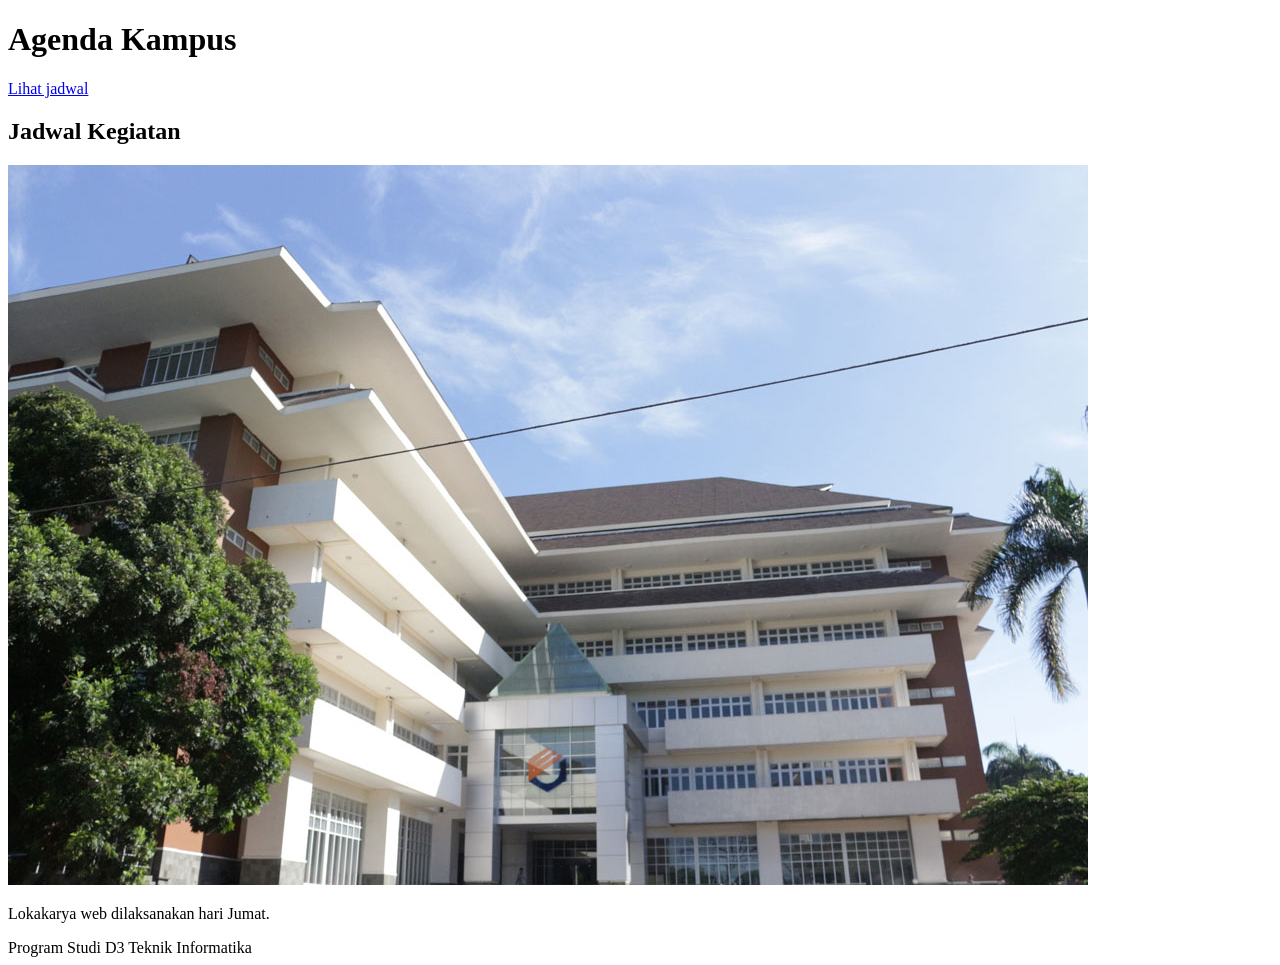
<file: Week 1/eksperimen-troubleshooting-html/index.html>
<!doctype html>
<html lang="id">
    <head>
        <meta charset="utf-8">
        <meta name="viewport" content="width=device-width, initial-scale=1">
        <title>Eksperimen HTML</title>
    </head>
    <body>
        <header><h1>Agenda Kampus</h1></header>
        <nav><a href="#jadwal">Lihat jadwal</a></nav>
        <main>
            <section id="jadwal">
                <h2>Jadwal Kegiatan</h2>
                <img src="assets/kampus.jpg" alt="Mahasiswa mengikuti kegiatan kampus">
                <p>Lokakarya web dilaksanakan hari Jumat.</p>
            </section>
        </main>
        <footer>Program Studi D3 Teknik Informatika</footer>
    </body>
</html>
</file>
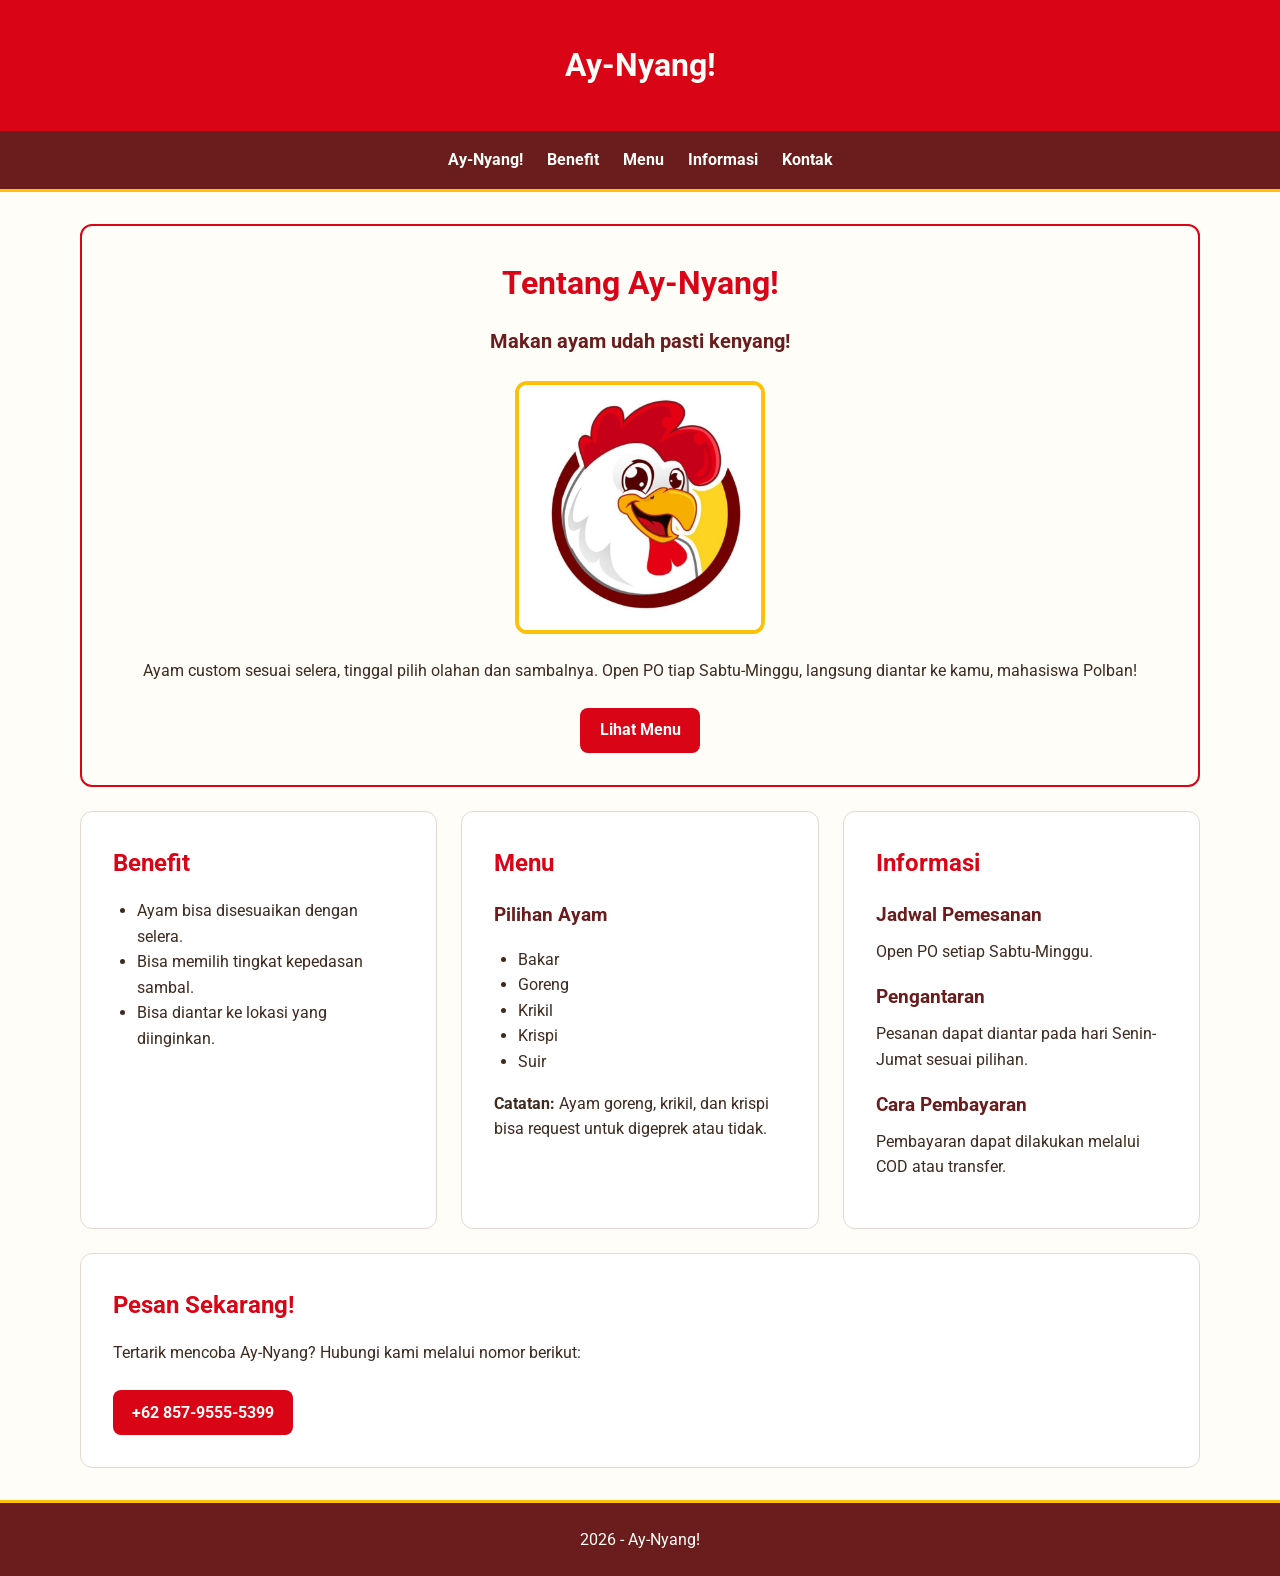
<file: Week 1/mini project/index.html>
<!doctype html>
<html lang="id">
    <head>
        <meta charset="utf-8">
        <meta name="viewport" content="width=device-width, initial-scale=1">
        <title>Ay-Nyang!</title>
        <link href="https://fonts.googleapis.com/css2?family=Roboto:wght@400;500;700&display=swap" rel="stylesheet">
        <link rel="stylesheet" href="css/style.css">
    </head>
    <body>
        <header>
            <h1>Ay-Nyang!</h1>
        </header>
        <nav>
            <a class="nav-link" href="#tentang">Ay-Nyang!</a>
            <a class="nav-link" href="#benefit">Benefit</a>
            <a class="nav-link" href="#menu">Menu</a>
            <a class="nav-link" href="#informasi">Informasi</a>
            <a class="nav-link" href="#kontak">Kontak</a>
        </nav>
        <main class="container">
            <div class="card-list">
                <section class="card hero" id="tentang">
                    <h2>Tentang Ay-Nyang!</h2>
                    <p>Makan ayam udah pasti kenyang!</p>
                    <img src="assets/logo.jpg"
                         alt="Logo Ay-Nyang berupa ilustrasi kepala ayam">
                    <p>
                        Ayam custom sesuai selera, tinggal pilih olahan
                        dan sambalnya. Open PO tiap Sabtu-Minggu,
                        langsung diantar ke kamu, mahasiswa Polban!
                    </p>
                    <a class="button" href="#menu">Lihat Menu</a>
                </section>
                <section class="card" id="benefit">
                    <h2>Benefit</h2>
                    <ul>
                        <li>Ayam bisa disesuaikan dengan selera.</li>
                        <li>Bisa memilih tingkat kepedasan sambal.</li>
                        <li>Bisa diantar ke lokasi yang diinginkan.</li>
                    </ul>
                </section>
                <section class="card" id="menu">
                    <h2>Menu</h2>
                    <h3>Pilihan Ayam</h3>
                    <ul>
                        <li>Bakar</li>
                        <li>Goreng</li>
                        <li>Krikil</li>
                        <li>Krispi</li>
                        <li>Suir</li>
                    </ul>
                    <p>
                        <strong>Catatan:</strong>
                        Ayam goreng, krikil, dan krispi bisa
                        request untuk digeprek atau tidak.
                    </p>
                </section>
                <section class="card" id="informasi">
                    <h2>Informasi</h2>
                    <h3>Jadwal Pemesanan</h3>
                    <p>Open PO setiap Sabtu-Minggu.</p>
                    <h3>Pengantaran</h3>
                    <p>
                        Pesanan dapat diantar pada hari Senin-Jumat
                        sesuai pilihan.
                    </p>
                    <h3>Cara Pembayaran</h3>
                    <p>
                        Pembayaran dapat dilakukan melalui COD
                        atau transfer.
                    </p>
                </section>
                <section class="card" id="kontak">
                    <h2>Pesan Sekarang!</h2>
                    <p>
                        Tertarik mencoba Ay-Nyang?
                        Hubungi kami melalui nomor berikut:
                    </p>
                    <a class="button" href="tel:+6285795555399">
                        +62 857-9555-5399
                    </a>
                </section>
            </div>
        </main>
        <footer>
            <p>2026 - Ay-Nyang!</p>
        </footer>
    </body>
</html>
</file>
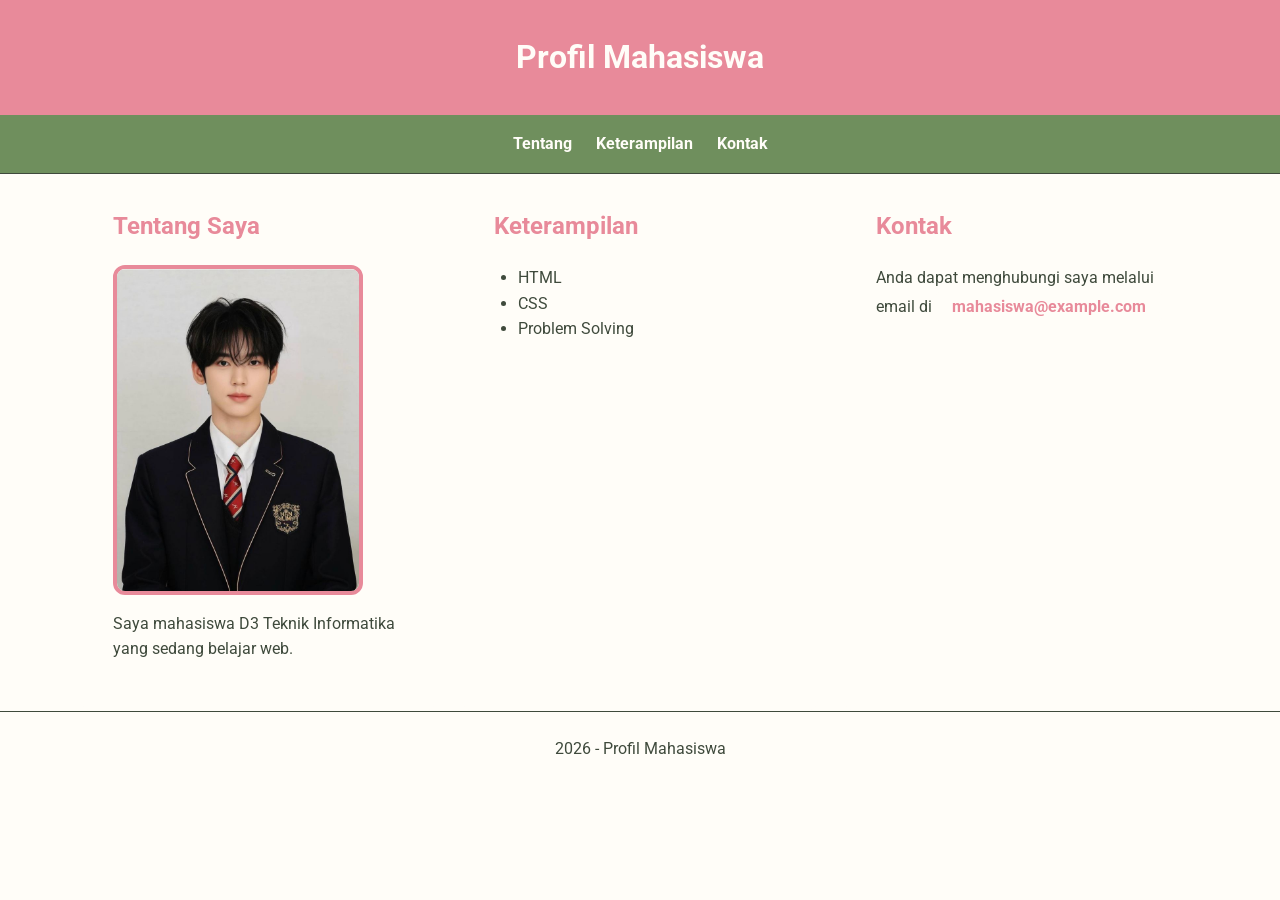
<file: Week 1/modul1_251511035_Ashila Aulia Salwa/index.html>
<!doctype html>
<html lang="id">
    <head>
        <meta charset="utf-8">
        <meta name="viewport" content="width=device-width, initial-scale=1">
        <title>Profil Mahasiswa</title>
        <link href="https://fonts.googleapis.com/css2?family=Roboto:wght@400;500;700&display=swap" rel="stylesheet">
        <link rel="stylesheet" href="css/style.css">
    </head>
    <body>
        <header>
            <h1>Profil Mahasiswa</h1>
        </header>
        <nav>
                <a class="nav-link" href="#tentang">Tentang</a>
                <a class="nav-link" href="#keterampilan">Keterampilan</a>
                <a class="nav-link" href="#kontak">Kontak</a>
        </nav>
        <main class="container">
            <div class="card-list">
                <section class="card" id="tentang">
                    <h2>Tentang Saya</h2>
                    <img src="assets/profile.jpg" alt="Mahasiswa D3 Teknik Informatika yang sedang belajar web">
                    <p>Saya mahasiswa D3 Teknik Informatika yang sedang belajar web.</p>
                </section>
                <section class="card" id="keterampilan">
                    <h2>Keterampilan</h2>
                    <ul><li>HTML</li><li>CSS</li><li>Problem Solving</li></ul>
                </section>
                <section class="card" id="kontak">
                    <h2>Kontak</h2>
                    <p>Anda dapat menghubungi saya melalui email di <a class="button" href="mailto:mahasiswa@example.com">mahasiswa@example.com</a></p>
                </section>
            </div>
        </main>
        <footer>
            <p>2026 - Profil Mahasiswa</p>
        </footer>
    </body>
</html>
</file>
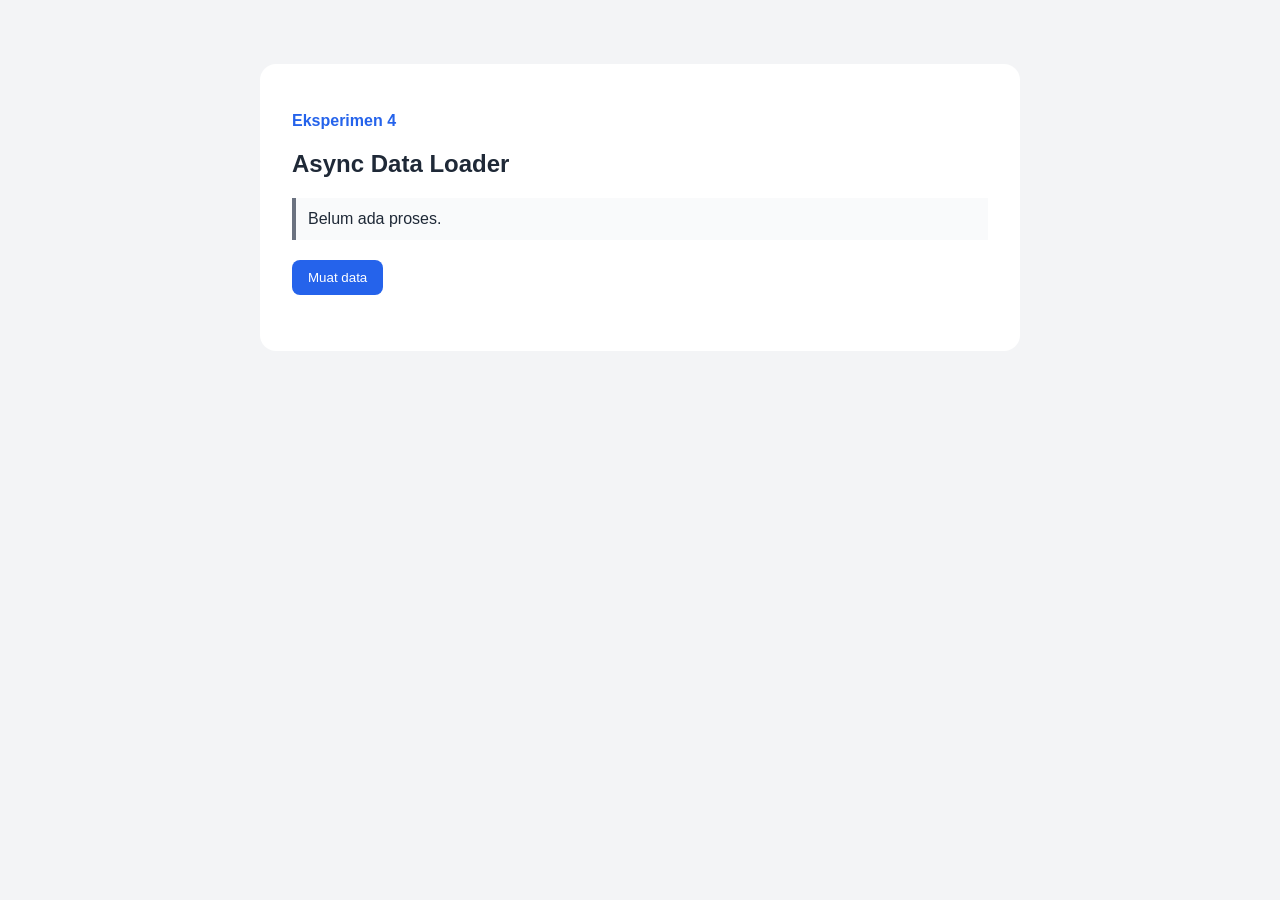
<file: Week 2/ekperimen-3-fetch-ui/index.html>
<!doctype html> 
<html lang="id"> 
<head> 
  <meta charset="utf-8"> 
  <meta name="viewport" content="width=device-width, initial-scale=1"> 
  <title>Eksperimen Asynchronous JavaScript</title> 
  <link rel="stylesheet" href="css/style.css"> 
</head> 
<body> 
  <main class="container"> 
    <section class="praktikum-card" aria-labelledby="judul-utama"> 
      <p class="label">Eksperimen 4</p> 
      <h1 id="judul-utama">Async Data Loader</h1> 
      <p id="status" class="status" data-state="idle" role="status" aria-live="polite">Belum ada proses.</p> 
      <button id="muat-data" type="button">Muat data</button> 
      <section id="daftar-fitur" class="grid" aria-label="Daftar fitur"></section> 
    </section> 
  </main> 
  <script src="js/app.js" defer></script> 
</body> 
</html>
</file>
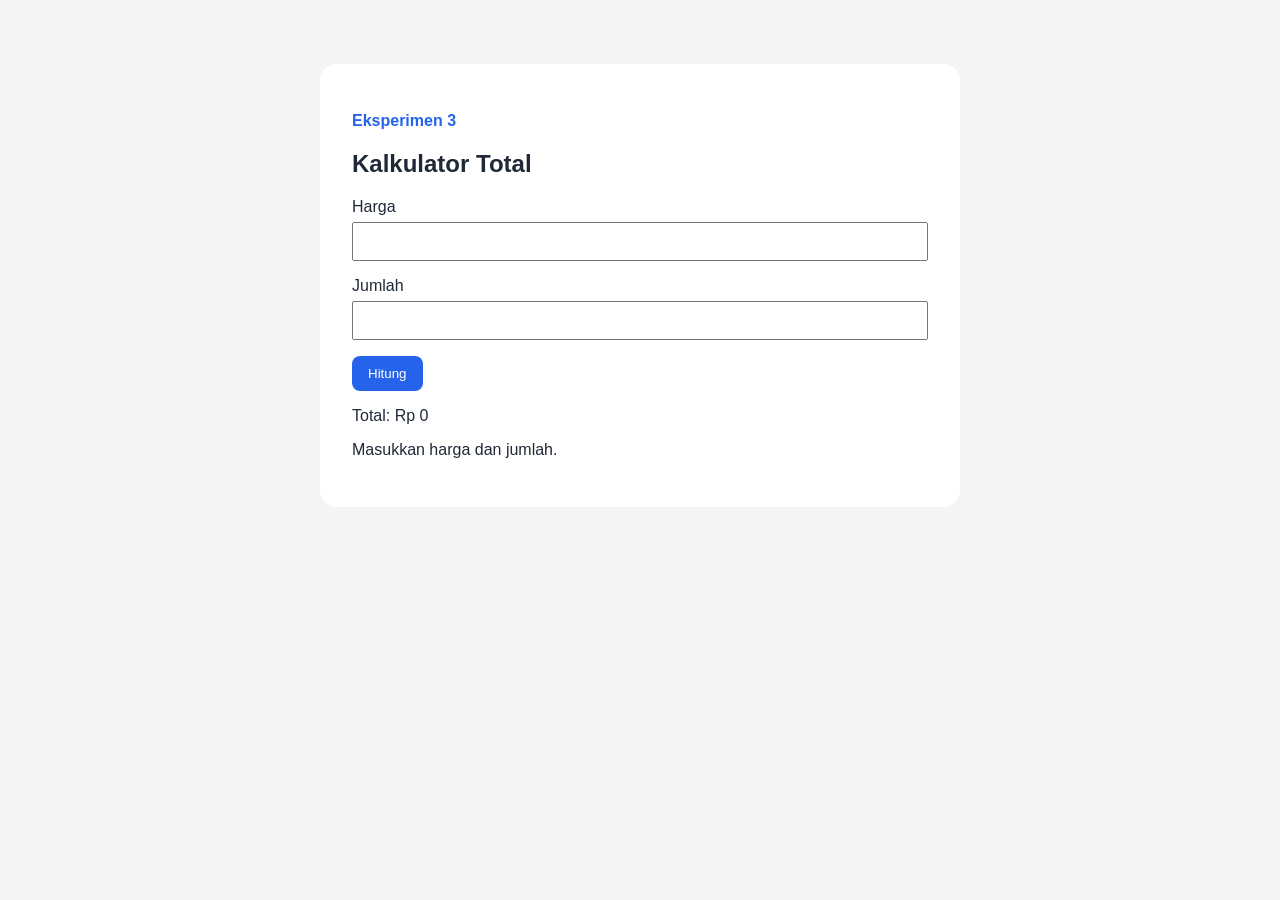
<file: Week 2/ekperimen-4-error-javascript/index.html>
<!doctype html> 
<html lang="id"> 
<head> 
  <meta charset="utf-8"> 
  <meta name="viewport" 
        content="width=device-width, initial-scale=1"> 
  <title>Eksperimen Diagnosis Error</title> 
  <link rel="stylesheet" href="css/style.css"> 
</head> 
<body> 
  <main class="container"> 
    <section class="praktikum-card" 
             aria-labelledby="judul-utama"> 
      <p class="label">Eksperimen 3</p> 
      <h1 id="judul-utama">Kalkulator Total</h1> 
  
      <form id="form-hitung"> 
        <label for="harga">Harga</label> 
        <input id="harga" name="harga" type="number" 
               min="1" required> 
  
        <label for="jumlah">Jumlah</label> 
        <input id="jumlah" name="jumlah" type="number" 
               min="1" required> 
  
        <button id="hitung" type="submit">Hitung</button> 
      </form> 
  
      <p>Total: Rp <output id="hasil">0</output></p> 
      <p id="pesan" role="status" aria-live="polite"> 
        Masukkan harga dan jumlah. 
      </p> 
    </section> 
  </main> 
  
  <script src="js/app.js" defer></script> 
</body>
</file>
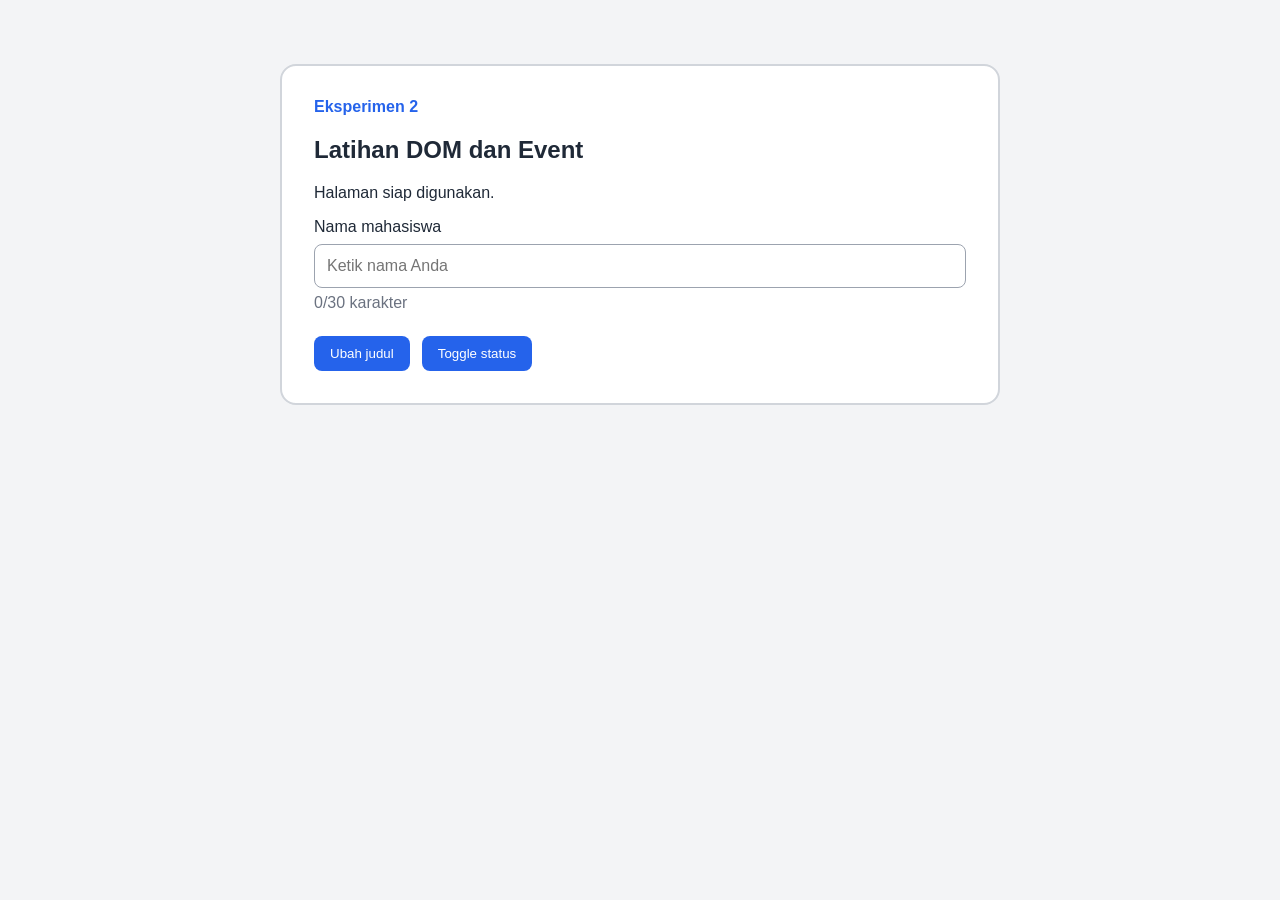
<file: Week 2/eksperimen-2-dom-event/index.html>
<!doctype html>
<html lang="id">
<head>
  <meta charset="utf-8">
  <meta name="viewport"
  content="width=device-width, initial-scale=1">
  <title>Eksperimen DOM dan Event</title>
  <link rel="stylesheet" href="css/style.css">
</head>
<body>
  <main class="container">
    <section class="praktikum-card"
    aria-labelledby="judul-utama">
      <p class="label">Eksperimen 2</p>
      <h1 id="judul-utama">Latihan DOM dan Event</h1>

      <p id="status" aria-live="polite">
      Halaman siap digunakan.
      </p>

      <label for="nama">Nama mahasiswa</label>
      <input id="nama" name="nama" type="text"
      maxlength="30"
      placeholder="Ketik nama Anda">
      <p class="counter">
      <span id="jumlah-karakter">0</span>/30 karakter
      </p>

      <div class="actions">
        <button id="ubah-judul" type="button">
        Ubah judul
        </button>
        <button id="toggle-status" type="button"
        aria-pressed="false">
        Toggle status
        </button>
      </div>
    </section>
  </main>
  <script src="js/app.js" defer></script>
</body>
</html>
</file>
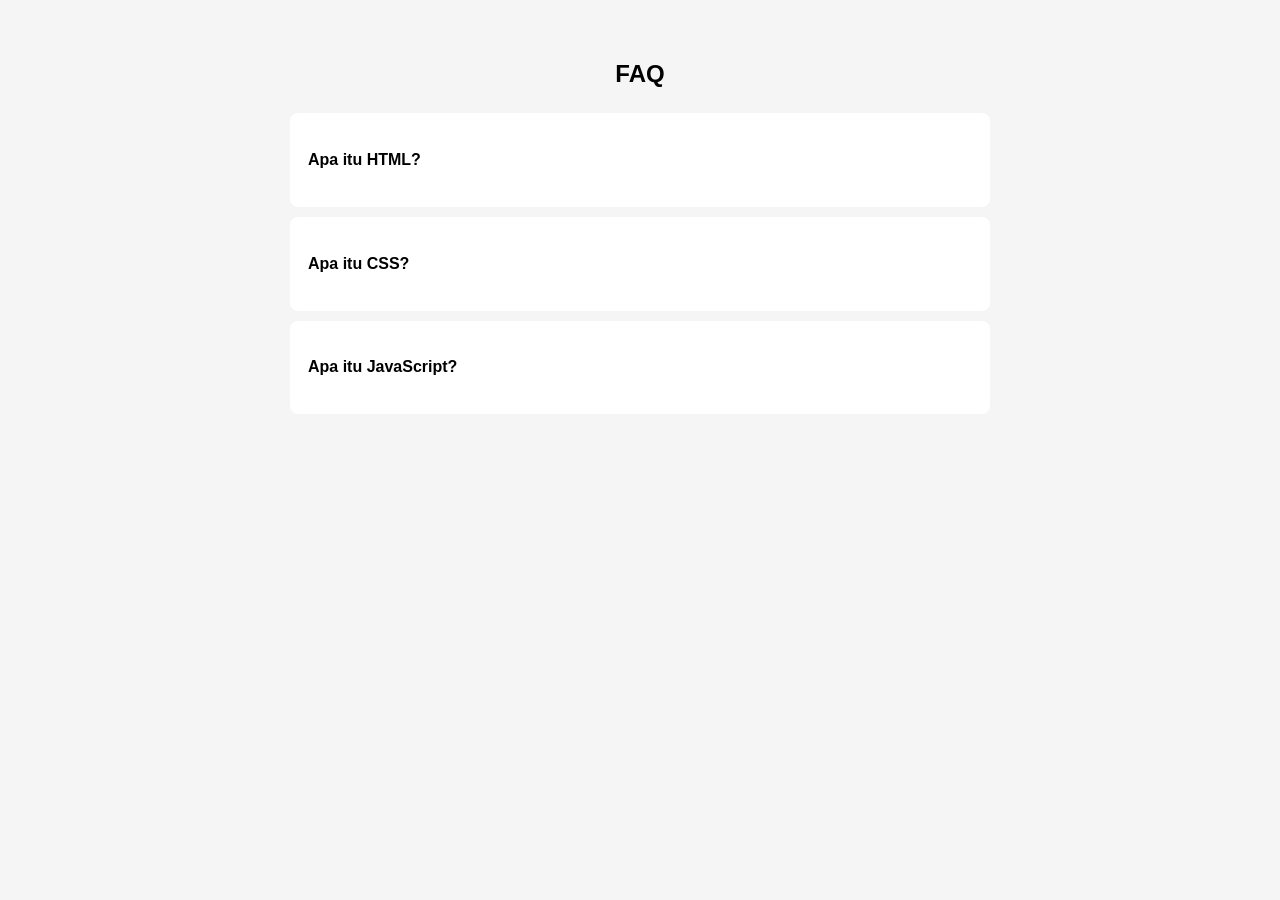
<file: Week 2/independent-challenge-2/index.html>
<!DOCTYPE html>
<html lang="id">
<head>
    <meta charset="UTF-8">
    <meta name="viewport" content="width=device-width, initial-scale=1.0">
    <title>FAQ Accordion</title>
    <link rel="stylesheet" href="style.css">
</head>
<body>
    <main>
        <section class="faq">
            <h1>FAQ</h1>
            <article class="faq-item">
                <h2>
                    <button
                        class="faq-question"
                        aria-expanded="false"
                        aria-controls="jawaban-1">
                        Apa itu HTML?
                    </button>
                </h2>
                <div id="jawaban-1" class="faq-answer">
                    <p>
                        HTML adalah bahasa markup yang digunakan
                        untuk menyusun struktur halaman web.
                    </p>
                </div>
            </article>
            <article class="faq-item">
                <h2>
                    <button
                        class="faq-question"
                        aria-expanded="false"
                        aria-controls="jawaban-2">
                        Apa itu CSS?
                    </button>
                </h2>
                <div id="jawaban-2" class="faq-answer">
                    <p>
                        CSS digunakan untuk mengatur tampilan
                        dan tata letak halaman web.
                    </p>
                </div>
            </article>
            <article class="faq-item">
                <h2>
                    <button
                        class="faq-question"
                        aria-expanded="false"
                        aria-controls="jawaban-3">
                        Apa itu JavaScript?
                    </button>
                </h2>
                <div id="jawaban-3" class="faq-answer">
                    <p>
                        JavaScript adalah bahasa pemrograman yang
                        digunakan untuk membuat halaman web interaktif.
                    </p>
                </div>
            </article>
        </section>
    </main>
    <script src="script.js"></script>
</body>
</html>
</file>
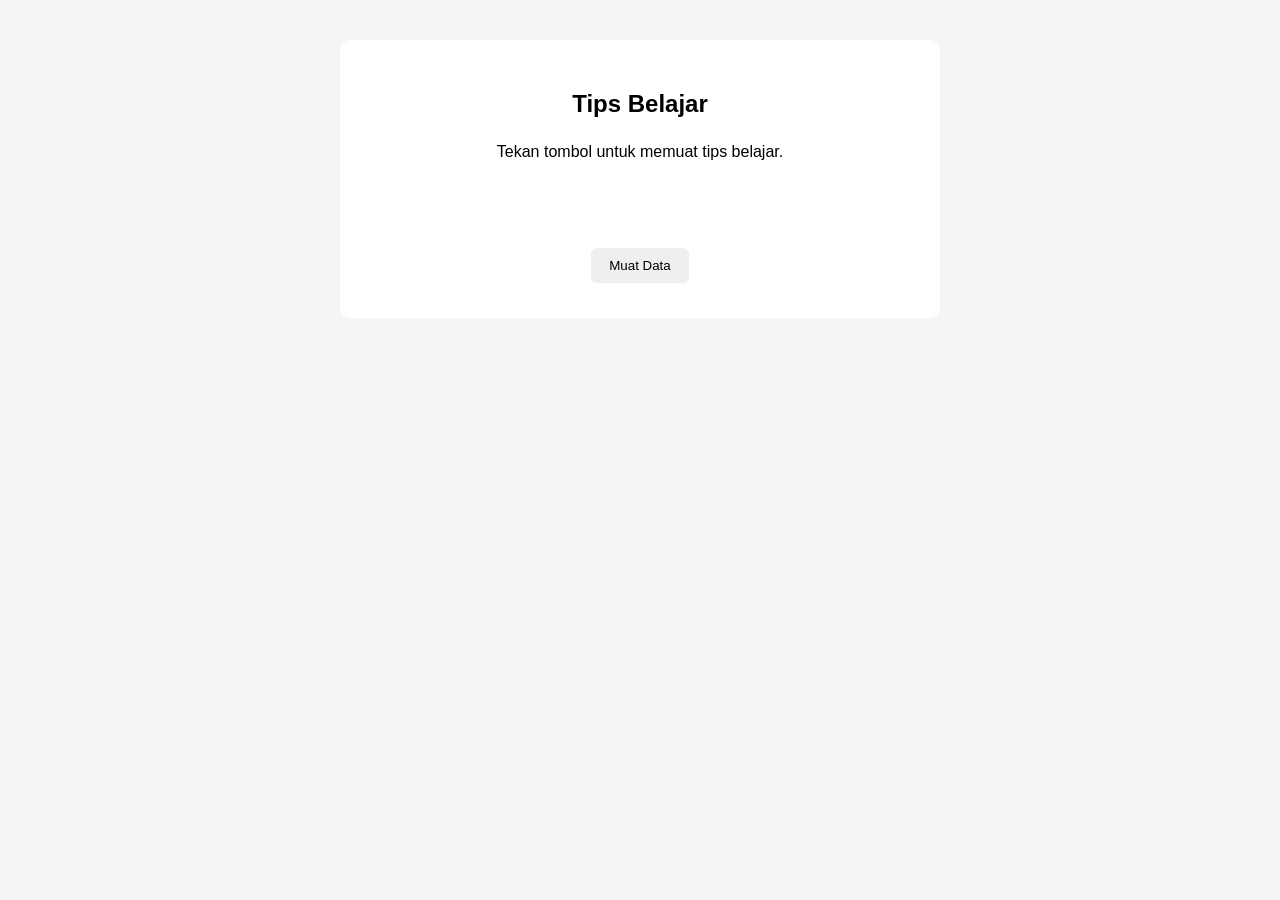
<file: Week 2/independent-challenge-3/index.html>
<!DOCTYPE html>
<html lang="id">
<head>
    <meta charset="UTF-8">
    <meta name="viewport" content="width=device-width, initial-scale=1.0">
    <title>Async Data Loader</title>
    <link rel="stylesheet" href="style.css">
</head>
<body>
    <main class="container">
        <section class="loader">
            <h1>Tips Belajar</h1>
            <div id="status" class="status">
                Tekan tombol untuk memuat tips belajar.
            </div>
            <p id="data" class="data"></p>
            <button id="tombolMuat">Muat Data</button>
            <button id="tombolCobaLagi" hidden>Coba Lagi</button>
        </section>
    </main>
    <script src="script.js"></script>
</body>
</html>
</file>
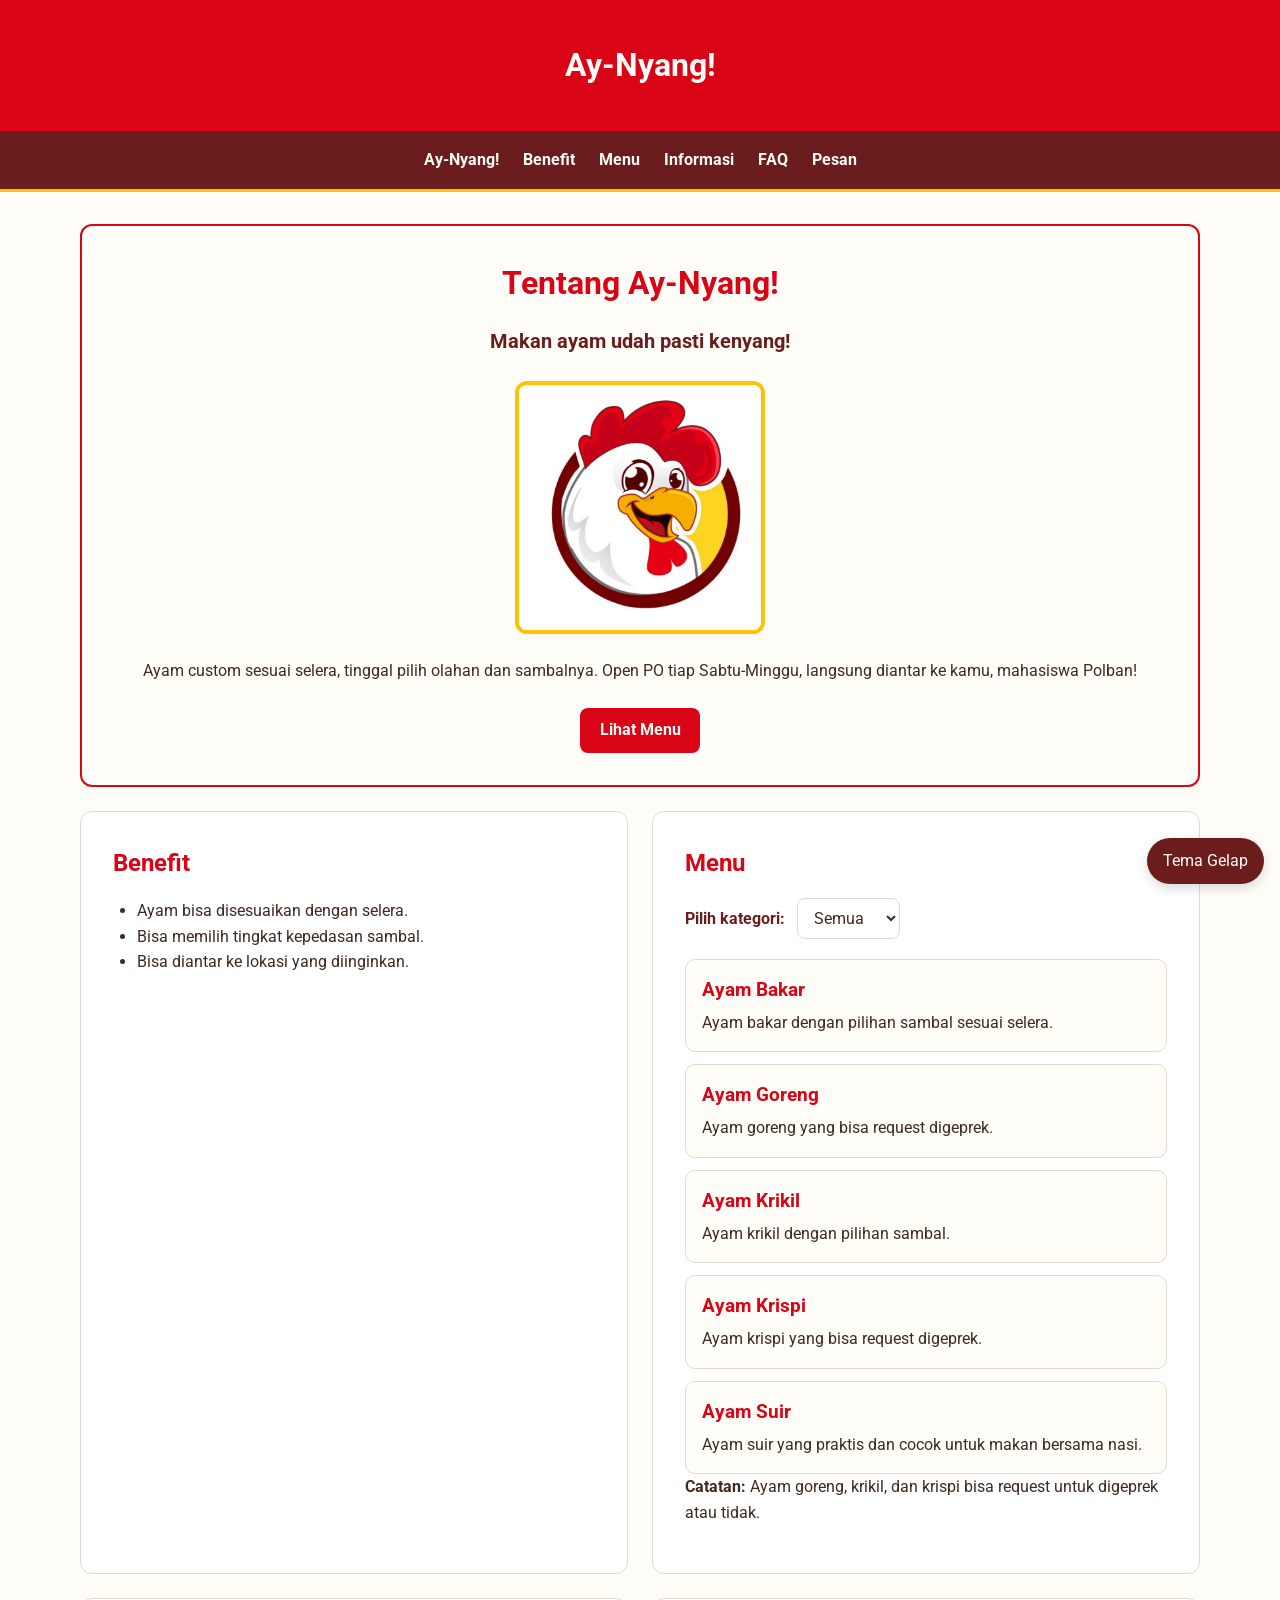
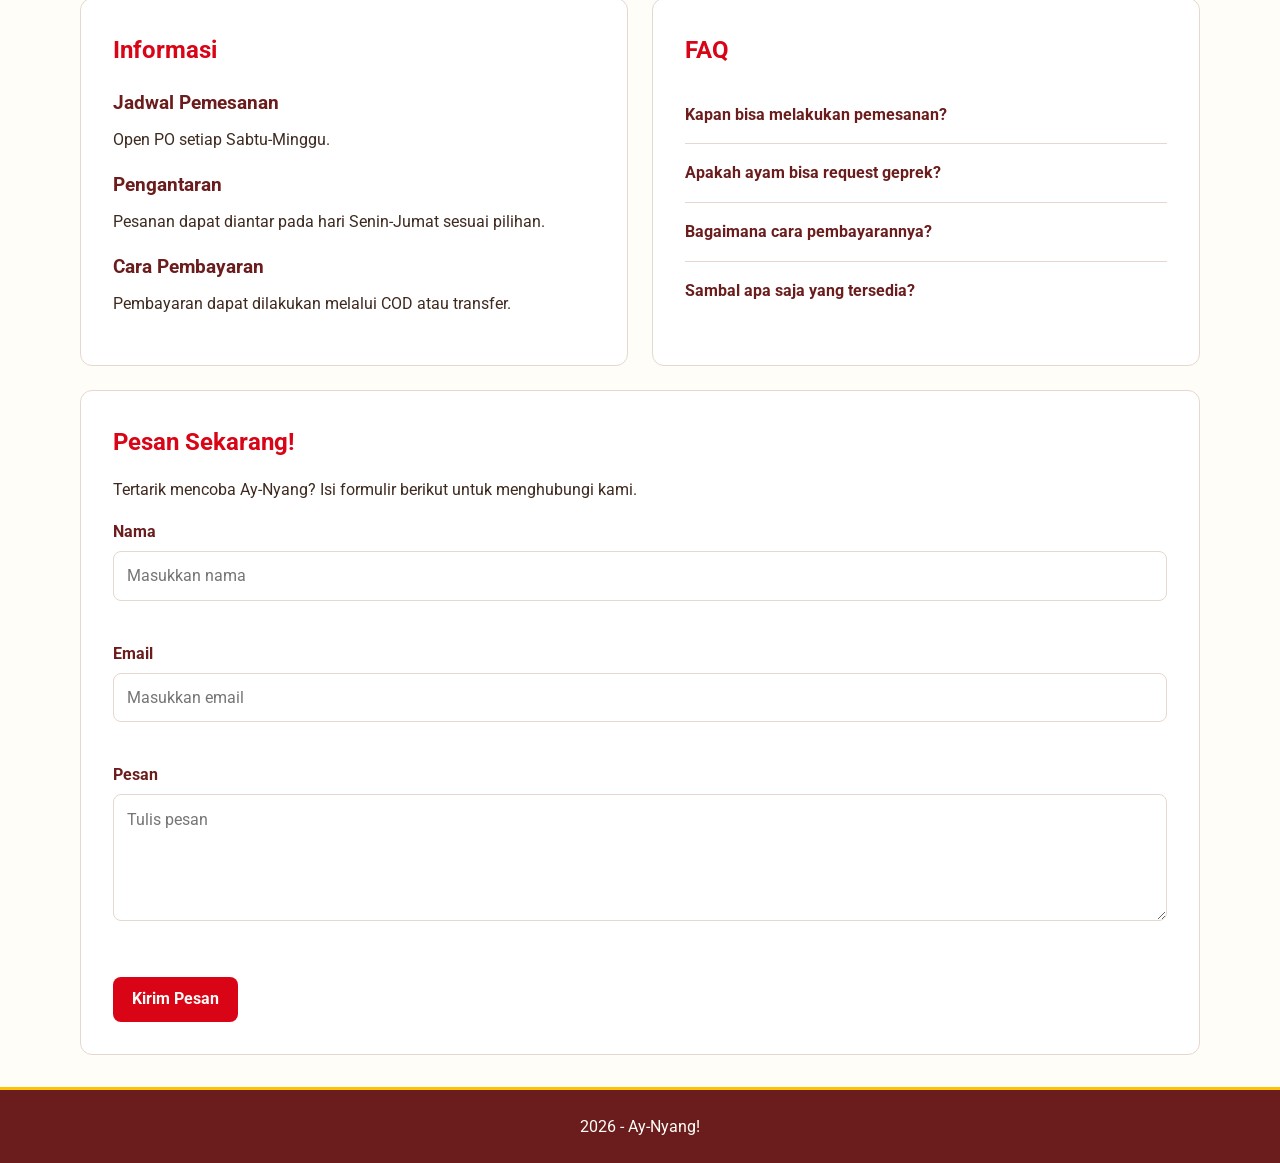
<file: Week 2/mini-project/index.html>
<!doctype html>
<html lang="id">
    <head>
        <meta charset="utf-8">
        <meta name="viewport" content="width=device-width, initial-scale=1">
        <title>Ay-Nyang!</title>
        <link href="https://fonts.googleapis.com/css2?family=Roboto:wght@400;500;700&display=swap" rel="stylesheet">
        <link rel="stylesheet" href="css/style.css">
        <script src="js/app.js" defer></script>
    </head>
    <body>
        <header>
            <h1>Ay-Nyang!</h1>
            <button id="tombol-navigasi" class="nav-toggle" type="button"
                    aria-expanded="false" aria-controls="navigasi">
                Navigasi
            </button>
        </header>
        <nav id="navigasi">
            <a class="nav-link" href="#tentang">Ay-Nyang!</a>
            <a class="nav-link" href="#benefit">Benefit</a>
            <a class="nav-link" href="#menu">Menu</a>
            <a class="nav-link" href="#informasi">Informasi</a>
            <a class="nav-link" href="#faq">FAQ</a>
            <a class="nav-link" href="#pesan">Pesan</a>
        </nav>
        <main class="container">
            <div class="card-list">
                <section class="card hero" id="tentang">
                    <h2>Tentang Ay-Nyang!</h2>
                    <p>Makan ayam udah pasti kenyang!</p>
                    <img src="assets/logo.jpg"
                         alt="Logo Ay-Nyang berupa ilustrasi kepala ayam">
                    <p>
                        Ayam custom sesuai selera, tinggal pilih olahan
                        dan sambalnya. Open PO tiap Sabtu-Minggu,
                        langsung diantar ke kamu, mahasiswa Polban!
                    </p>
                    <a class="button" href="#menu">Lihat Menu</a>
                </section>
                <section class="card" id="benefit">
                    <h2>Benefit</h2>
                    <ul>
                        <li>Ayam bisa disesuaikan dengan selera.</li>
                        <li>Bisa memilih tingkat kepedasan sambal.</li>
                        <li>Bisa diantar ke lokasi yang diinginkan.</li>
                    </ul>
                </section>
                <section class="card" id="menu">
                    <h2>Menu</h2>
                    <div class="filter-menu">
                        <label for="filter-menu">Pilih kategori:</label>
                        <select id="filter-menu">
                            <option value="semua">Semua</option>
                            <option value="bakar">Bakar</option>
                            <option value="goreng">Goreng</option>
                            <option value="lainnya">Lainnya</option>
                        </select>
                    </div>
                    <div id="daftar-menu" class="menu-list"></div>
                    <p>
                        <strong>Catatan:</strong>
                        Ayam goreng, krikil, dan krispi bisa
                        request untuk digeprek atau tidak.
                    </p>
                </section>
                <section class="card" id="informasi">
                    <h2>Informasi</h2>
                    <h3>Jadwal Pemesanan</h3>
                    <p>Open PO setiap Sabtu-Minggu.</p>
                    <h3>Pengantaran</h3>
                    <p>
                        Pesanan dapat diantar pada hari Senin-Jumat
                        sesuai pilihan.
                    </p>
                    <h3>Cara Pembayaran</h3>
                    <p>
                        Pembayaran dapat dilakukan melalui COD
                        atau transfer.
                    </p>
                </section>
                <section class="card" id="faq">
                    <h2>FAQ</h2>
                    <div class="faq-item">
                        <button class="faq-question" type="button"
                                aria-expanded="false"
                                aria-controls="jawaban-1">
                            Kapan bisa melakukan pemesanan?
                        </button>
                        <div id="jawaban-1" class="faq-answer" hidden>
                            <p>
                                Pemesanan dibuka setiap Sabtu-Minggu.
                            </p>
                        </div>
                    </div>
                    <div class="faq-item">
                        <button class="faq-question" type="button"
                                aria-expanded="false"
                                aria-controls="jawaban-2">
                            Apakah ayam bisa request geprek?
                        </button>
                        <div id="jawaban-2" class="faq-answer" hidden>
                            <p>
                                Bisa. Ayam goreng, krikil, dan krispi
                                dapat request untuk digeprek.
                            </p>
                        </div>
                    </div>
                    <div class="faq-item">
                        <button class="faq-question" type="button"
                                aria-expanded="false"
                                aria-controls="jawaban-3">
                            Bagaimana cara pembayarannya?
                        </button>
                        <div id="jawaban-3" class="faq-answer" hidden>
                            <p>
                                Pembayaran dapat dilakukan melalui COD
                                atau transfer.
                            </p>
                        </div>
                    </div>
                    <div class="faq-item">
                        <button class="faq-question" type="button"
                                aria-expanded="false"
                                aria-controls="jawaban-4">
                            Sambal apa saja yang tersedia?
                        </button>
                        <div id="jawaban-4" class="faq-answer" hidden>
                            <p>
                                Tersedia sambal matah, sambal bawang,
                                sambal terasi, dan sambal ijo.
                            </p>
                        </div>
                    </div>
                </section>
                <section class="card" id="pesan">
                    <h2>Pesan Sekarang!</h2>
                    <p>
                        Tertarik mencoba Ay-Nyang?
                        Isi formulir berikut untuk menghubungi kami.
                    </p>
                    <form id="form-kontak">
                        <div class="form-group">
                            <label for="nama">Nama</label>
                            <input id="nama" name="nama" type="text"
                                   placeholder="Masukkan nama"
                                   autocomplete="name"
                                   aria-describedby="error-nama">
                            <p id="error-nama" class="form-error"></p>
                        </div>
                        <div class="form-group">
                            <label for="email">Email</label>
                            <input id="email" name="email" type="email"
                                   placeholder="Masukkan email"
                                   autocomplete="email"
                                   aria-describedby="error-email">
                            <p id="error-email" class="form-error"></p>
                        </div>
                        <div class="form-group">
                            <label for="isi-pesan">Pesan</label>
                            <textarea id="isi-pesan" name="pesan" rows="4"
                                      placeholder="Tulis pesan"
                                      aria-describedby="error-pesan"></textarea>
                            <p id="error-pesan" class="form-error"></p>
                        </div>
                        <button type="submit" class="button">
                            Kirim Pesan
                        </button>
                        <p id="pesan-berhasil" class="success-message" hidden>
                            Pesan berhasil dikirim!
                        </p>
                    </form>
                </section>
            </div>
        </main>
        <button id="kembali-atas" class="back-to-top" type="button"
                aria-label="Kembali ke atas">
            ↑
        </button>
        <button id="ganti-tema" class="theme-toggle" type="button">
            Tema Gelap
        </button>
        <footer>
            <p>2026 - Ay-Nyang!</p>
        </footer>
    </body>
</html>
</file>
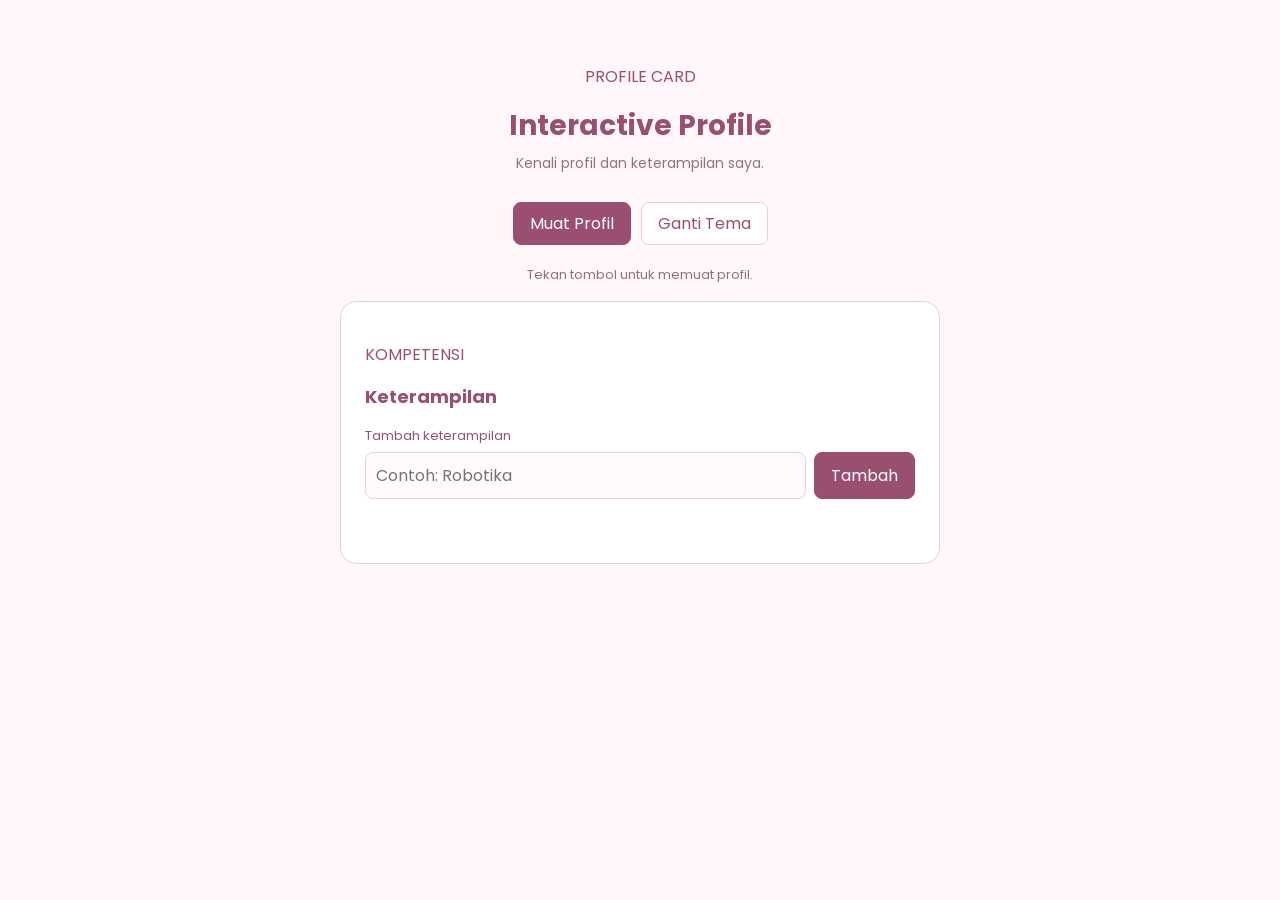
<file: Week 2/praktikum-modul-02_035_Ashila Aulia Salwa/homework/index.html>
<!doctype html>
<html lang="id">
<head>
    <meta charset="utf-8">
    <meta name="viewport" content="width=device-width, initial-scale=1">
    <title>Interactive Profile Card</title>
    <link rel="preconnect" href="https://fonts.googleapis.com">
    <link rel="preconnect" href="https://fonts.gstatic.com" crossorigin>
    <link href="https://fonts.googleapis.com/css2?family=Poppins:wght@400;500;600;700&display=swap" rel="stylesheet">
    <link rel="stylesheet" href="css/style.css">
</head>
<body>
    <main class="container">
        <header class="header">
            <p class="label">PROFILE CARD</p>
            <h1>Interactive Profile</h1>
            <p class="subtitle">
                Kenali profil dan keterampilan saya.
            </p>
        </header>
        <div class="controls">
            <button id="muat" type="button" class="button button-primary">Muat Profil</button>
            <button id="coba-lagi" type="button" class="button" hidden>Coba Lagi</button>
            <button id="ganti-tema" type="button" class="button">Ganti Tema</button>
        </div>
        <p id="status" data-state="idle" class="status">Tekan tombol untuk memuat profil.</p>
        <section id="profil" class="profile-card" hidden>
            <div class="profile-content">
                <img src="foto/profile.jpg"alt="Foto profil"class="profile-avatar">
                <div class="profile-info">
                    <p class="profile-label">MAHASISWA</p>
                    <h2 id="nama-profil"></h2>
                    <p id="prodi-profil"></p>
                    <p id="deskripsi-profil"></p>
                </div>
            </div>
            <button id="tombol-detail" type="button" class="detail-button" aria-expanded="false">Lihat Detail</button>
            <div id="detail-profil" class="detail"><p id="email-profil"></p></div>
        </section>
        <section class="skill-card">
            <div class="section-heading">
                <div>
                    <p class="profile-label">KOMPETENSI</p>
                    <h2>Keterampilan</h2>
                </div>
            </div>
            <form id="form-skill" class="skill-form">
                <label for="input-skill">
                    Tambah keterampilan
                </label>
                <div class="input-group">
                    <input id="input-skill"type="text"placeholder="Contoh: Robotika">
                    <button type="submit" class="button button-primary">Tambah</button>
                </div>
                <p id="error-skill" class="error"></p>
            </form>
            <ul id="daftar-skill"></ul>
        </section>
    </main>
    <script src="js/app.js"></script>
</body>
</html>
</file>
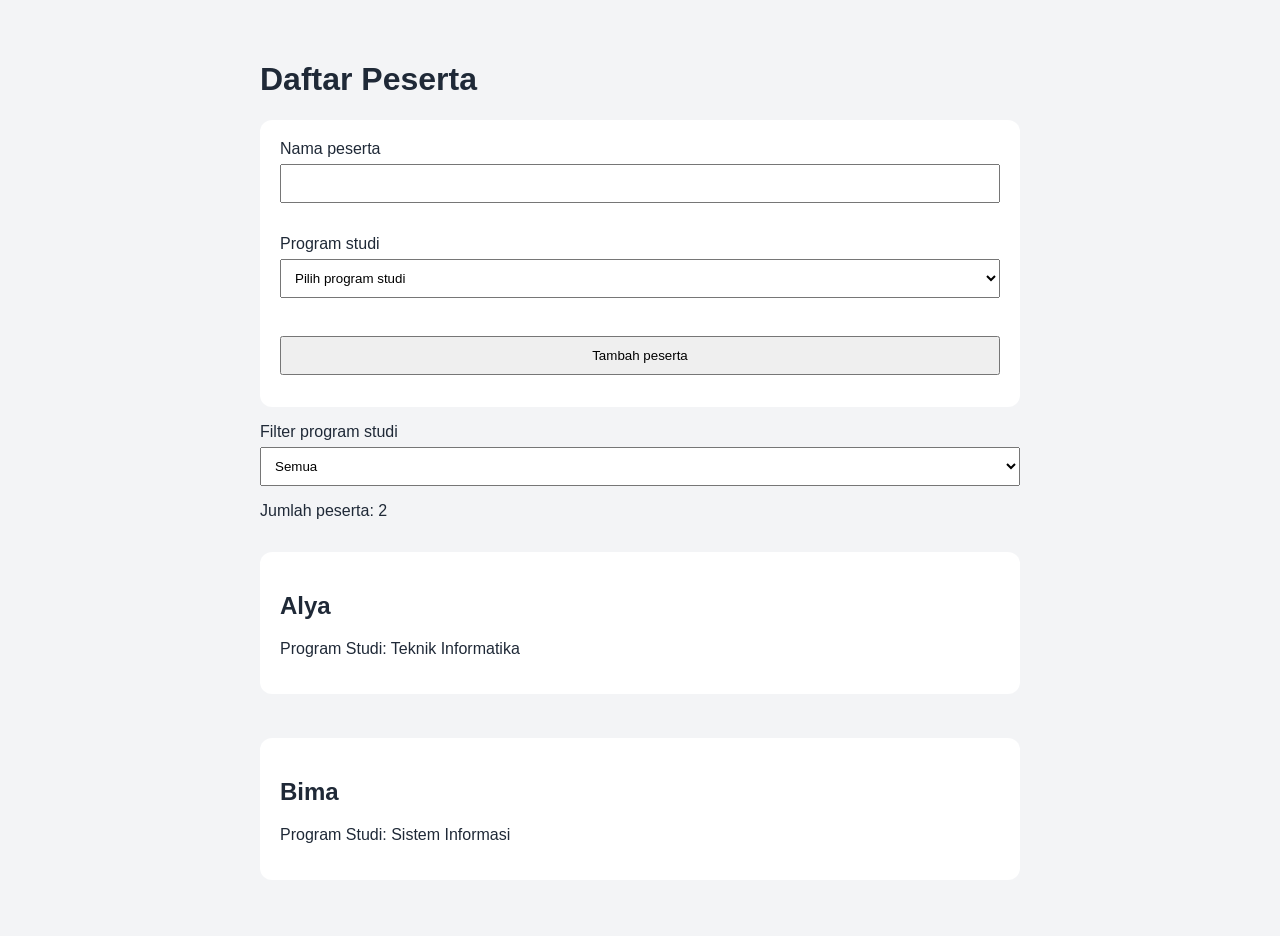
<file: Week 2/praktikum-modul-02_035_Ashila Aulia Salwa/task-2-dom-form/index.html>
<!doctype html>
<html lang="id">
    <head>
        <meta charset="utf-8">
        <meta name="viewport" content="width=device-width, initial-scale=1">
        <title>Task 2 DOM dan Form</title>
        <link rel="stylesheet" href="css/style.css">
    </head>
    <body>
        <main class="container">
            <h1>Daftar Peserta</h1>
            <form id="form-peserta" novalidate>
                <label for="nama">Nama peserta</label>
                <input id="nama" name="nama" autocomplete="name" aria-describedby="error-nama" required>
                <small id="error-nama" class="error"></small>
                <label for="prodi">Program studi</label>
                <select id="prodi" name="prodi" aria-describedby="error-prodi" required>
                    <option value="">Pilih program studi</option>
                    <option>Teknik Informatika</option>
                    <option>Sistem Informasi</option>
                </select>
                <small id="error-prodi" class="error"></small>
                <button type="submit">Tambah peserta</button>
            </form>
            <label for="filter-prodi">Filter program studi</label>
            <select id="filter-prodi">
                <option value="semua">Semua</option>
                <option>Teknik Informatika</option>
                <option>Sistem Informasi</option>
                <option>Manajemen Informatika</option>
            </select>
            <p id="status" role="status" aria-live="polite"></p>
            <section id="daftar-peserta" class="grid" aria-label="Daftar peserta"></section>
        </main>
    <script src="js/app.js" defer></script>
    </body>
</html>
</file>
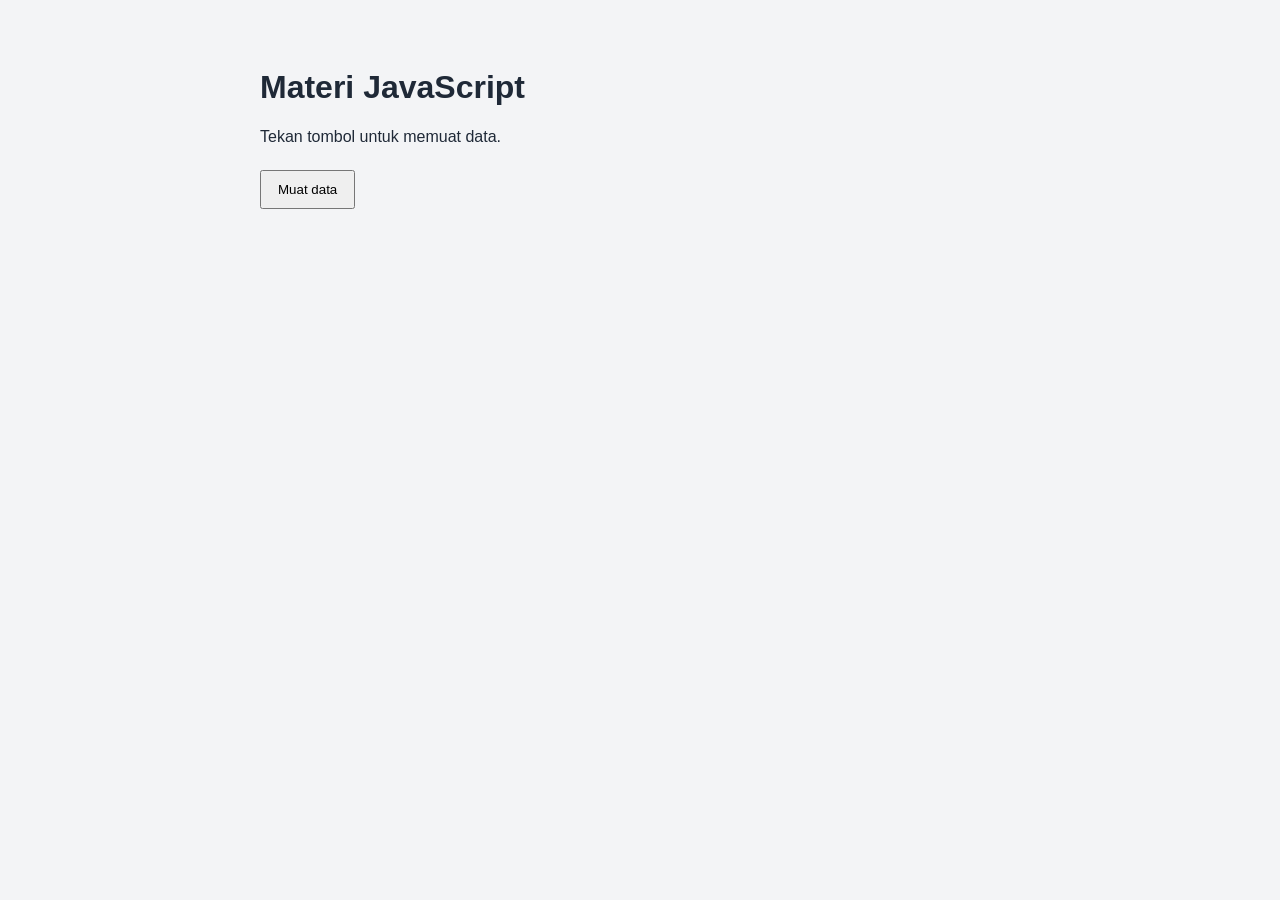
<file: Week 2/praktikum-modul-02_035_Ashila Aulia Salwa/task-3-async-loader/index.html>
<!doctype html>
<html lang="id">
    <head>
        <meta charset="utf-8">
        <meta name="viewport" content="width=device-width, initial-scale=1">
        <title>Task 3 Async Data Loader</title>
        <link rel="stylesheet" href="css/style.css">
    </head>
    <body>
        <main class="container">
            <h1>Materi JavaScript</h1>
            <p id="status" role="status" aria-live="polite">Tekan tombol untuk memuat data.</p>
            <button id="muat" type="button">Muat data</button>
            <button id="coba-lagi" type="button" hidden>Coba lagi</button>
            <section id="daftar-materi" class="grid" aria-label="Daftar materi"></section>
        </main>
        <script src="js/app.js" defer></script>
    </body>
</html>
</file>
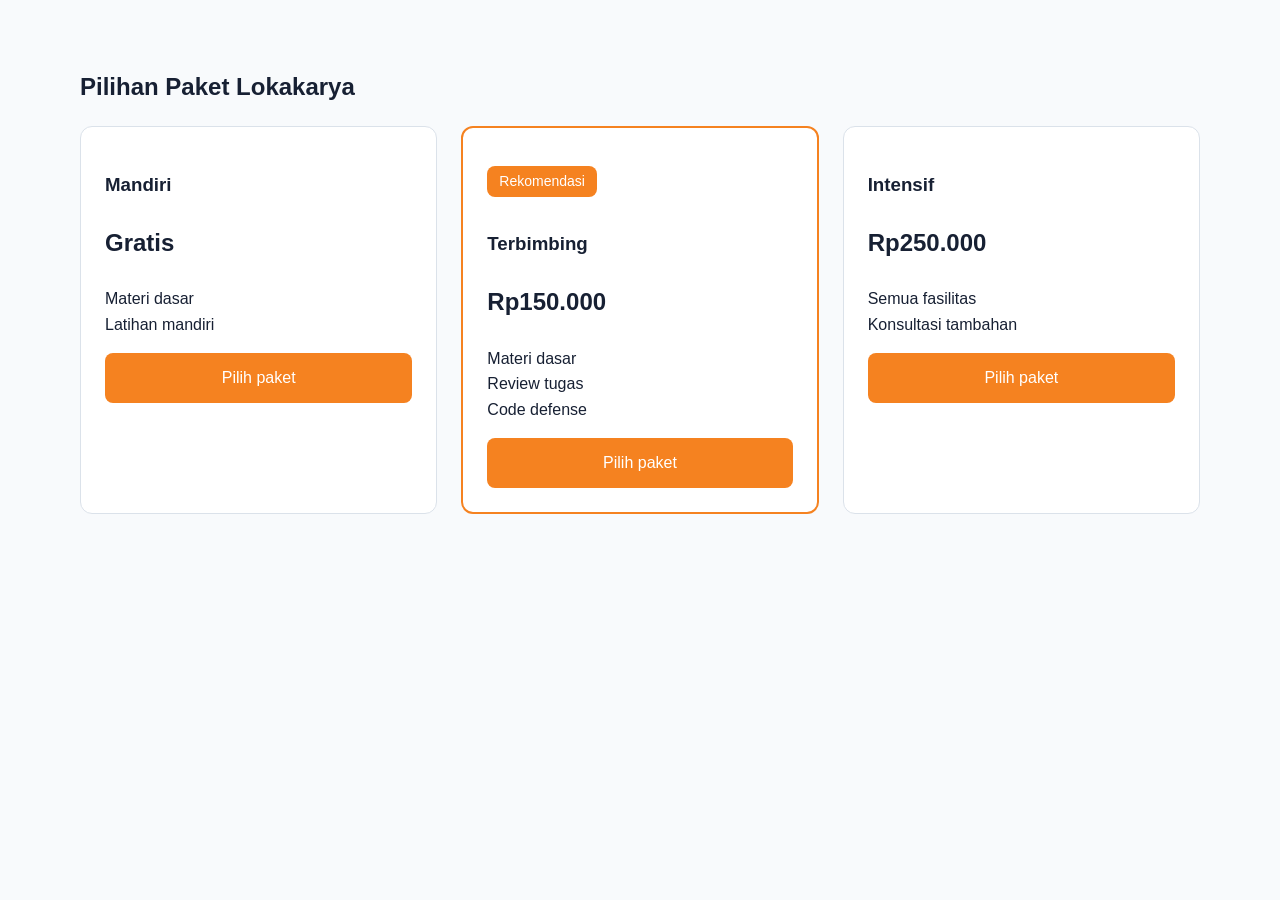
<file: Week 1/independent challenge (Pricing Card)/pricing.html>
<!doctype html>
<html lang="id">
<head>
    <meta charset="utf-8">
    <meta name="viewport" content="width=device-width, initial-scale=1">
    <title>Kartu</title>
    <link rel="stylesheet" href="css/pricing.css">
</head>
<body>
    <section class="pricing" aria-labelledby="pricing-title">
        <div class="container">
            <h2 id="pricing-title">Pilihan Paket Lokakarya</h2>
            <div class="pricing-list">
                <article class="price-card">
                    <h3>Mandiri</h3>
                    <p class="price">Gratis</p>
                    <ul><li>Materi dasar</li><li>Latihan mandiri</li></ul>
                    <a class="button" href="#daftar">Pilih paket</a>
                </article>
                <article class="price-card price-card--featured">
                    <p class="badge">Rekomendasi</p>
                    <h3>Terbimbing</h3>
                    <p class="price">Rp150.000</p>
                    <ul><li>Materi dasar</li><li>Review tugas</li><li>Code defense</li></ul>
                    <a class="button" href="#daftar">Pilih paket</a>
                </article>
                <article class="price-card">
                    <h3>Intensif</h3>
                    <p class="price">Rp250.000</p>
                    <ul><li>Semua fasilitas</li><li>Konsultasi tambahan</li></ul>
                    <a class="button" href="#daftar">Pilih paket</a>
                </article>
            </div>
        </div>
    </section>
</body>
</html>
</file>
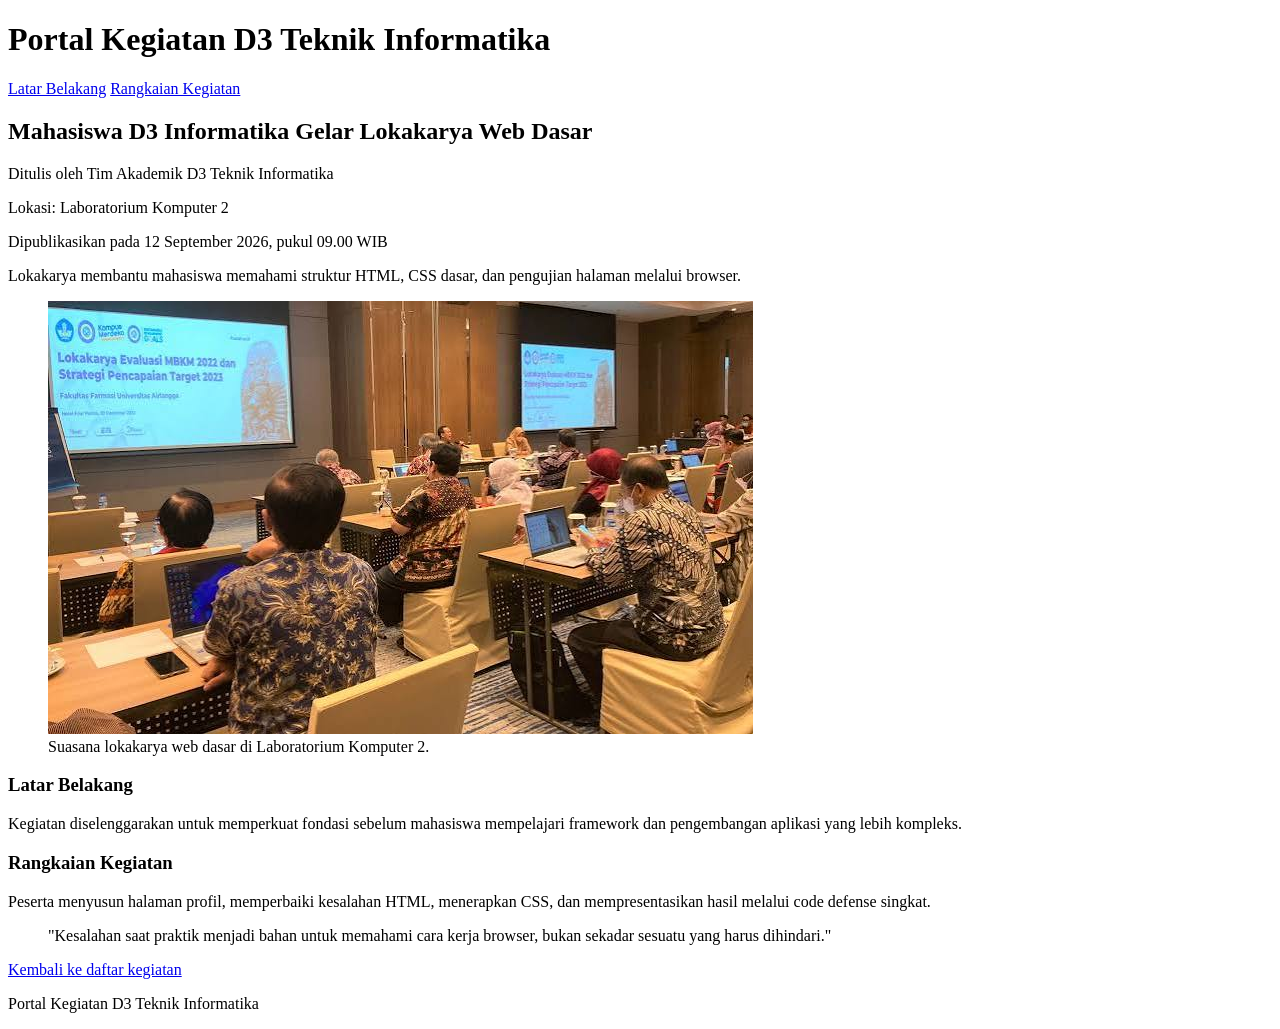
<file: Week 1/independent challenge/artikel.html>
<!doctype html>
<html lang="id">
    <head>
        <meta charset="utf-8">
        <meta name="viewport" content="width=device-width, initial-scale=1">
        <title>Portal Kegiatan D3 Teknik Informatika</title>
    </head>
    <body>
        <header>
            <h1>Portal Kegiatan D3 Teknik Informatika</h1>
        </header>

        <nav>
            <a href="#latar-belakang">Latar Belakang</a>
            <a href="#rangkaian-kegiatan">Rangkaian Kegiatan</a>
        </nav>

        <main>
            <article>
                <h2>Mahasiswa D3 Informatika Gelar Lokakarya Web Dasar</h2>

                <p>Ditulis oleh Tim Akademik D3 Teknik Informatika</p>
                <p>Lokasi: Laboratorium Komputer 2</p>
                <p>
                    Dipublikasikan pada
                    <time datetime="2026-09-12T09:00+07:00">12 September 2026, pukul 09.00 WIB</time>
                </p>

                <p>Lokakarya membantu mahasiswa memahami struktur HTML, CSS dasar, dan pengujian halaman melalui browser.</p>

                <figure>
                    <img src="assets/lokakarya-web.jpg" alt="Mahasiswa berdiskusi di depan komputer saat lokakarya web">
                    <figcaption>Suasana lokakarya web dasar di Laboratorium Komputer 2.</figcaption>
                </figure>

                <section id="latar-belakang">
                    <h3>Latar Belakang</h3>
                    <p>Kegiatan diselenggarakan untuk memperkuat fondasi sebelum mahasiswa mempelajari framework dan pengembangan aplikasi yang lebih kompleks.</p>
                </section>

                <section id="rangkaian-kegiatan">
                    <h3>Rangkaian Kegiatan</h3>
                    <p>Peserta menyusun halaman profil, memperbaiki kesalahan HTML, menerapkan CSS, dan mempresentasikan hasil melalui code defense singkat.</p>
                </section>

                <blockquote>
                    <p>"Kesalahan saat praktik menjadi bahan untuk memahami cara kerja browser, bukan sekadar sesuatu yang harus dihindari."</p>
                </blockquote>

                <p><a href="index.html">Kembali ke daftar kegiatan</a></p>
            </article>
        </main>

        <footer>
            <p>Portal Kegiatan D3 Teknik Informatika</p>
        </footer>
    </body>
</html>
</file>
<file: Week 1/mini project/css/style.css>
*,
*::before,
*::after {
    box-sizing: border-box;
}

:root {
    --color-primer: #D90416;
    --color-sekunder: #6B1D1D;
    --color-tersier: #3F2A20;
    --color-kuartener: #FFFDF8;
    --color-aksen: #FFC107;
    --color-border: #E5D8D0;
}

html {
    scroll-behavior: smooth;
}

body {
    margin: 0;
    font: 1rem/1.6 Roboto, sans-serif;
    color: var(--color-tersier);
    background-color: var(--color-kuartener);
    overflow-wrap: break-word;
}

header {
    padding: 2.5rem 1rem;
    text-align: center;
    color: var(--color-kuartener);
    background-color: var(--color-primer);
}

header h1 {
    margin: 0;
    font-size: 2rem;
}

nav {
    display: flex;
    justify-content: center;
    flex-wrap: wrap;
    gap: 1.5rem;
    padding: 1rem;
    background-color: var(--color-sekunder);
    border-bottom: 3px solid var(--color-aksen);
}

.nav-link {
    color: var(--color-kuartener);
    text-decoration: none;
    font-weight: 700;
    transition: color 0.2s ease;
}

.nav-link:hover {
    color: var(--color-aksen);
}

.nav-link:focus-visible {
    outline: 3px solid var(--color-aksen);
    outline-offset: 3px;
}

.container {
    width: min(100% - 2rem, 1120px);
    margin-inline: auto;
}

.card-list {
    display: flex;
    flex-direction: column;
    flex-wrap: wrap;
    gap: 1.5rem;
    padding-block: 2rem;
}

.card {
    flex: 1 1 18rem;
    padding: 2rem;
    border: 1px solid var(--color-border);
    border-radius: 12px;
    background-color: white;
}

.card h2 {
    margin-top: 0;
    margin-bottom: 1rem;
    color: var(--color-primer);
}

.card h3 {
    margin-bottom: 0.5rem;
    color: var(--color-sekunder);
}

.card p {
    margin-top: 0;
    margin-bottom: 1rem;
}

.card img {
    display: block;
    width: 250px;
    max-width: 100%;
    height: auto;
    margin: 1.5rem auto;
    border: 4px solid var(--color-aksen);
    border-radius: 12px;
}

.card ul {
    padding-left: 1.5rem;
}

/* Hero */

.hero {
    text-align: center;
    border: 2px solid var(--color-primer);
    background-color: var(--color-kuartener);
}

.hero h2 {
    font-size: 2rem;
}

.hero p:first-of-type {
    font-size: 1.25rem;
    font-weight: 700;
    color: var(--color-sekunder);
}

/* Button */

.button {
    display: inline-block;
    padding: 0.6rem 1.2rem;
    margin-top: 0.5rem;
    color: var(--color-kuartener);
    background-color: var(--color-primer);
    border-radius: 8px;
    text-decoration: none;
    font-weight: 700;
    transition: background-color 0.2s ease;
}

.button:hover {
    background-color: var(--color-sekunder);
}

.button:focus-visible {
    outline: 3px solid var(--color-aksen);
    outline-offset: 3px;
}

footer {
    padding: 1.5rem;
    text-align: center;
    color: var(--color-kuartener);
    background-color: var(--color-sekunder);
    border-top: 3px solid var(--color-aksen);
}

footer p {
    margin: 0;
}

@media (min-width: 768px) {
    .card-list {
        flex-direction: row;
    }

    .hero {
        flex-basis: 100%;
    }
}
</file>
<file: Week 1/modul1_251511035_Ashila Aulia Salwa/css/style.css>
*,
*::before,
*::after {
    box-sizing: border-box;
}

:root {
    --color-primer: #E88A9A;        
    --color-sekunder: #6F8F5D;  
    --color-tersier: #3F4A3C;          
    --color-kuartener: #FFFDF8;         
}

body {
    margin: 0;
    font: 1rem/1.6 Roboto, sans-serif;
    color: var(--color-tersier);
    background-color: var(--color-kuartener);
    overflow-wrap: break-word;
}

header {
    padding: 2rem;
    text-align: center;
    color: var(--color-kuartener);
    background-color: var(--color-primer);
}

header h1 {
    margin: 0;
}

nav {
    display: flex;
    justify-content: center;
    gap: 1.5rem;
    padding: 1rem;
    background-color: var(--color-sekunder);
    border-bottom: 1px solid var(--color-tersier);
}

.nav-link {
    color: var(--color-kuartener);
    text-decoration: none;
    font-weight: bold;
}

.nav-link:hover {
    color: var(--color-primer);
}

.button {
    display: inline-block;
    padding: 0.1rem 1rem;
    color: var(--color-tersier);
    background-color: var(--color-kuartener);
    border: none;
    border-radius: 4px;
    text-decoration: none;
    font-weight: bold;
    margin-top: 0.1rem;
}

.button:hover {
    color: var(--color-sekunder);
}

.nav-link:focus-visible {
    outline: 3px solid var(--color-primer);
    outline-offset: 3px;
}

.button:focus-visible {
    outline: 3px solid var(--color-sekunder);
    outline-offset: 3px;
}

.container {
    width: min(100% - 2rem, 1120px);
    margin-inline: auto;
}

.card {
    padding: 2rem;
    border: 1px solid var(--color-kuartener);
    border-radius: 12px;
    background-color: var(--color-kuartener);
    flex: 1 1 16rem;
}

.card h2 {
    margin-top: 0;
    color: var(--color-primer);
}

.card img {
    display: block;
    max-width: 250px;
    height: auto;
    margin-bottom: 1rem;
    border: 4px solid var(--color-primer);
    border-radius: 12px;
}

.card ul {
    padding-left: 1.5rem;
}

.card a {
    color: var(--color-primer);
}

.card-list {
    display: flex;
    flex-direction: column;
    flex-wrap: wrap;
    gap: 1.5rem;
}

footer {
    padding: 1.5rem;
    text-align: center;
    background-color: var(--color-kuartener);
    border-top: 1px solid var(--color-tersier);
}

footer p {
    margin: 0;
}

@media (min-width: 768px) {
    .card-list {
        flex-direction: row;
    }
}
</file>
<file: Week 2/ekperimen-3-fetch-ui/css/style.css>
* { 
  box-sizing: border-box; 
} 
  
body { 
  margin: 0; 
  font-family: Arial, sans-serif; 
  color: #1f2937; 
  background: #f3f4f6; 
} 
  
.container { 
  width: min(90%, 760px); 
  margin-inline: auto; 
  padding-block: 64px; 
} 
  
.praktikum-card { 
  padding: 32px; 
  border-radius: 16px; 
  background: #ffffff; 
} 
  
.label { 
  font-weight: 700; 
  color: #2563eb; 
} 
  
button { 
  padding: 10px 16px; 
  border: 0; 
  border-radius: 8px; 
  color: #ffffff; 
  background: #2563eb; 
  cursor: pointer; 
} 
  
button:disabled { 
  cursor: wait; 
  opacity: 0.6; 
} 

.status { 
  margin-block: 20px; 
  padding: 12px; 
  border-left: 4px solid #6b7280; 
  background: #f9fafb; 
} 
  
.status[data-state="loading"] { 
  border-color: #d97706; 
} 
  
.status[data-state="success"] { 
  border-color: #16a34a; 
} 
  
.status[data-state="empty"], 
.status[data-state="error"] { 
  border-color: #dc2626; 
} 
  
.grid { 
  display: grid; 
  gap: 12px; 
  margin-top: 24px; 
} 
  
.feature-card { 
  padding: 16px; 
  border: 1px solid #d1d5db; 
  border-radius: 10px; 
} 
  
.feature-card h2, 
.feature-card p { 
  margin-block: 0 8px; 
}
</file>
<file: Week 2/ekperimen-4-error-javascript/css/style.css>
* { 
  box-sizing: border-box; 
} 
  
body { 
  margin: 0; 
  font-family: Arial, sans-serif; 
  color: #1f2937; 
  background: #f3f4f6; 
} 
  
.container { 
  width: min(90%, 640px); 
  margin-inline: auto; 
  padding-block: 64px; 
} 
  
.praktikum-card { 
  padding: 32px; 
  border-radius: 16px; 
  background: #ffffff; 
} 
  
.label { 
  font-weight: 700; 
  color: #2563eb; 
} 
  
label, 
input { 
  display: block; 
  width: 100%; 
} 
  
input { 
  margin-block: 6px 16px; 
  padding: 10px; 
} 
  
button { 
  padding: 10px 16px; 
  border: 0; 
  border-radius: 8px; 
  color: #ffffff; 
  background: #2563eb; 
}
</file>
<file: Week 2/eksperimen-2-dom-event/css/style.css>
* {
 box-sizing: border-box;
}

body {
 margin: 0;
 min-height: 100vh;
 font-family: Arial, sans-serif;
 color: #1f2937;
 background: #f3f4f6;
 transition: background 200ms, color 200ms;
}

.container {
 width: min(90%, 720px);
 margin-inline: auto;
 padding-block: 64px;
}

.praktikum-card {
 padding: 32px;
 border: 2px solid #d1d5db;
 border-radius: 16px;
 background: #ffffff;
}

.label {
 margin: 0 0 8px;
 font-weight: 700;
 color: #2563eb;
}

label, input {
 display: block;
 width: 100%;
}

input {
 margin-top: 8px;
 padding: 12px;
 border: 1px solid #9ca3af;
 border-radius: 8px;
 font: inherit;
}

.counter {
 margin-top: 6px;
 color: #6b7280;
}

.actions {
 display: flex;
 flex-wrap: wrap;
 gap: 12px;
 margin-top: 24px;
}

button {
 padding: 10px 16px;
 border: 0;
 border-radius: 8px;
 color: #ffffff;
 background: #2563eb;
 cursor: pointer;
}

button:focus-visible {
 outline: 3px solid #f59e0b;
 outline-offset: 3px;
}

body.is-active {
 color: #f9fafb;
 background: #111827;
}

body.is-active .praktikum-card {
 border-color: #60a5fa;
 background: #1f2937;
}

body.is-active .counter {
 color: #d1d5db;
}
</file>
<file: Week 2/independent-challenge-2/style.css>
body {
    font-family: Arial, sans-serif;
    background-color: #f5f5f5;
    margin: 0;
    padding: 40px 20px;
}

.faq {
    max-width: 700px;
    margin: auto;
}

h1 {
    text-align: center;
    margin-bottom: 25px;
}

.faq-item {
    background-color: white;
    margin-bottom: 10px;
    border-radius: 8px;
    overflow: hidden;
}

.faq-question {
    width: 100%;
    padding: 18px;
    border: none;
    background-color: white;
    text-align: left;
    font-size: 16px;
    font-weight: bold;
    cursor: pointer;
}

.faq-question:hover {
    background-color: #eeeeee;
}

.faq-answer {
    display: none;
    padding: 0 18px 18px;
}

.faq-answer.is-open {
    display: block;
}
</file>
<file: Week 2/independent-challenge-3/style.css>
body {
    font-family: Arial, sans-serif;
    background-color: #f5f5f5;
    margin: 0;
    padding: 40px 20px;
}

.container {
    max-width: 600px;
    margin: auto;
}

.loader {
    background-color: white;
    padding: 30px;
    border-radius: 10px;
    text-align: center;
}

h1 {
    margin-bottom: 25px;
}

.status {
    margin-bottom: 15px;
}

.data {
    min-height: 50px;
    line-height: 1.6;
}

button {
    padding: 10px 18px;
    margin: 5px;
    border: none;
    border-radius: 6px;
    cursor: pointer;
}

button:disabled {
    cursor: not-allowed;
    opacity: 0.6;
}
</file>
<file: Week 2/mini-project/css/style.css>
*,
*::before,
*::after {
    box-sizing: border-box;
}

:root {
    --color-primer: #D90416;
    --color-sekunder: #6B1D1D;
    --color-tersier: #3F2A20;
    --color-kuartener: #FFFDF8;
    --color-aksen: #FFC107;
    --color-border: #E5D8D0;
    --color-card: #FFFFFF;
    --color-input: #FFFFFF;
    --color-error: #B42318;
    --color-success: #166534;
}

body.tema-gelap {
    --color-primer: #FF8A93;
    --color-sekunder: #F0C4C7;
    --color-tersier: #F1E6E4;
    --color-kuartener: #171314;
    --color-aksen: #FFD45C;
    --color-border: #49383A;
    --color-card: #211B1D;
    --color-input: #2A2224;
    --color-error: #FF9B9B;
    --color-success: #8BE0A8;
}

html {
    scroll-behavior: smooth;
}

body {
    margin: 0;
    font: 1rem/1.6 Roboto, sans-serif;
    color: var(--color-tersier);
    background-color: var(--color-kuartener);
    overflow-wrap: break-word;
    transition:
        color 0.3s ease,
        background-color 0.3s ease;
}

button,
input,
textarea,
select {
    font: inherit;
}

button {
    cursor: pointer;
}

header {
    position: relative;
    padding: 2.5rem 1rem;
    text-align: center;
    color: var(--color-kuartener);
    background-color: var(--color-primer);
    transition: background-color 0.3s ease;
}

header h1 {
    margin: 0;
    font-size: 2rem;
}

nav {
    display: flex;
    justify-content: center;
    flex-wrap: wrap;
    gap: 1.5rem;
    padding: 1rem;
    background-color: var(--color-sekunder);
    border-bottom: 3px solid var(--color-aksen);
    transition: background-color 0.3s ease;
}

.nav-link {
    color: var(--color-kuartener);
    text-decoration: none;
    font-weight: 700;
    transition: color 0.2s ease;
}

.nav-link:hover {
    color: var(--color-aksen);
}

.nav-link:focus-visible,
.button:focus-visible,
button:focus-visible,
input:focus-visible,
textarea:focus-visible,
select:focus-visible {
    outline: 3px solid var(--color-aksen);
    outline-offset: 3px;
}

.nav-toggle {
    display: none;
    margin-top: 1rem;
    padding: 0.5rem 1rem;
    color: var(--color-kuartener);
    background-color: transparent;
    border: 1px solid var(--color-kuartener);
    border-radius: 8px;
}

.container {
    width: min(100% - 2rem, 1120px);
    margin-inline: auto;
}

.card-list {
    display: flex;
    flex-direction: column;
    gap: 1.5rem;
    padding-block: 2rem;
}

.card {
    flex: 1 1 18rem;
    padding: 2rem;
    border: 1px solid var(--color-border);
    border-radius: 12px;
    background-color: var(--color-card);
    transition:
        background-color 0.3s ease,
        border-color 0.3s ease;
}

.card h2 {
    margin-top: 0;
    margin-bottom: 1rem;
    color: var(--color-primer);
}

.card h3 {
    margin-bottom: 0.5rem;
    color: var(--color-sekunder);
}

.card p {
    margin-top: 0;
    margin-bottom: 1rem;
}

.card img {
    display: block;
    width: 250px;
    max-width: 100%;
    height: auto;
    margin: 1.5rem auto;
    border: 4px solid var(--color-aksen);
    border-radius: 12px;
}

.card ul {
    padding-left: 1.5rem;
}

.hero {
    text-align: center;
    border: 2px solid var(--color-primer);
    background-color: var(--color-kuartener);
}

.hero h2 {
    font-size: 2rem;
}

.hero p:first-of-type {
    font-size: 1.25rem;
    font-weight: 700;
    color: var(--color-sekunder);
}

.button {
    display: inline-block;
    padding: 0.6rem 1.2rem;
    margin-top: 0.5rem;
    color: var(--color-kuartener);
    background-color: var(--color-primer);
    border: 0;
    border-radius: 8px;
    text-decoration: none;
    font-weight: 700;
    transition:
        background-color 0.2s ease,
        transform 0.2s ease;
}

.button:hover {
    background-color: var(--color-sekunder);
    transform: translateY(-2px);
}

.filter-menu {
    display: flex;
    align-items: center;
    flex-wrap: wrap;
    gap: 0.75rem;
    margin-bottom: 1.25rem;
}

.filter-menu label {
    font-weight: 700;
    color: var(--color-sekunder);
}

.filter-menu select {
    padding: 0.55rem 0.75rem;
    color: var(--color-tersier);
    background-color: var(--color-input);
    border: 1px solid var(--color-border);
    border-radius: 8px;
}

.menu-list {
    display: grid;
    gap: 0.75rem;
}

.menu-item {
    padding: 1rem;
    border: 1px solid var(--color-border);
    border-radius: 10px;
    background-color: var(--color-kuartener);
    transition:
        background-color 0.3s ease,
        border-color 0.3s ease;
}

.menu-item h3 {
    margin: 0 0 0.25rem;
    color: var(--color-primer);
}

.menu-item p {
    margin: 0;
}

.menu-empty {
    margin: 0;
    padding: 1rem;
    text-align: center;
    color: var(--color-tersier);
    border: 1px dashed var(--color-border);
    border-radius: 10px;
}

.faq-item {
    border-bottom: 1px solid var(--color-border);
}

.faq-item:last-child {
    border-bottom: 0;
}

.faq-question {
    width: 100%;
    padding: 1rem 0;
    text-align: left;
    color: var(--color-sekunder);
    background-color: transparent;
    border: 0;
    font-weight: 700;
}

.faq-question:hover {
    color: var(--color-primer);
}

.faq-answer {
    padding: 0 0 1rem;
    color: var(--color-tersier);
}

.faq-answer p {
    margin: 0;
}

.form-group {
    margin-bottom: 1rem;
}

.form-group label {
    display: block;
    margin-bottom: 0.4rem;
    color: var(--color-sekunder);
    font-weight: 700;
}

.form-group input,
.form-group textarea {
    width: 100%;
    padding: 0.7rem 0.8rem;
    color: var(--color-tersier);
    background-color: var(--color-input);
    border: 1px solid var(--color-border);
    border-radius: 8px;
}

.form-group textarea {
    resize: vertical;
}

.form-error {
    min-height: 1.5rem;
    margin: 0.25rem 0 0;
    color: var(--color-error);
    font-size: 0.875rem;
}

.success-message {
    margin-top: 1rem;
    padding: 0.75rem 1rem;
    color: var(--color-success);
    background-color: var(--color-kuartener);
    border: 1px solid var(--color-border);
    border-radius: 8px;
}

body.tema-gelap .faq-question {
    color: var(--color-primer);
}

body.tema-gelap .faq-question:hover {
    color: var(--color-aksen);
}

body.tema-gelap .faq-answer {
    color: var(--color-tersier);
}

body.tema-gelap .form-group label {
    color: var(--color-primer);
}

body.tema-gelap .form-group input,
body.tema-gelap .form-group textarea {
    color: var(--color-tersier);
    background-color: var(--color-input);
    border-color: var(--color-border);
}

body.tema-gelap .form-group input::placeholder,
body.tema-gelap .form-group textarea::placeholder {
    color: #B9A9A9;
}

body.tema-gelap .success-message {
    color: var(--color-success);
    background-color: var(--color-card);
}

.theme-toggle,
.back-to-top {
    position: fixed;
    z-index: 10;
    padding: 0.65rem 1rem;
    color: var(--color-kuartener);
    background-color: var(--color-sekunder);
    border: 0;
    border-radius: 999px;
    box-shadow: 0 4px 12px rgba(0, 0, 0, 0.15);
}

.theme-toggle {
    right: 1rem;
    bottom: 1rem;
}

.back-to-top {
    right: 1rem;
    bottom: 4.5rem;
    display: none;
}

.back-to-top.is-visible {
    display: block;
}

.theme-toggle:hover,
.back-to-top:hover {
    background-color: var(--color-primer);
}

footer {
    padding: 1.5rem;
    text-align: center;
    color: var(--color-kuartener);
    background-color: var(--color-sekunder);
    border-top: 3px solid var(--color-aksen);
    transition: background-color 0.3s ease;
}

footer p {
    margin: 0;
}

@media (min-width: 768px) {
    .card-list {
        flex-direction: row;
        flex-wrap: wrap;
    }

    .hero {
        flex-basis: 100%;
    }

    .card:not(.hero) {
        flex-basis: calc(50% - 0.75rem);
    }
}

@media (max-width: 767px) {
    header {
        padding: 2rem 1rem;
    }

    .nav-toggle {
        display: inline-block;
    }

    nav {
        display: none;
        flex-direction: column;
        align-items: center;
        gap: 0.75rem;
    }

    nav.is-open {
        display: flex;
    }

    .card {
        padding: 1.5rem;
    }

    .filter-menu {
        align-items: flex-start;
        flex-direction: column;
    }

    .filter-menu select {
        width: 100%;
    }

    .theme-toggle {
        right: 0.75rem;
        bottom: 0.75rem;
    }

    .back-to-top {
        right: 0.75rem;
        bottom: 4.25rem;
    }
}
</file>
<file: Week 2/praktikum-modul-02_035_Ashila Aulia Salwa/homework/css/style.css>
* {
    box-sizing: border-box;
}

:root {
    --warna-utama: #9b4f70;
    --warna-sekunder: #d47d9c;
    --warna-tersier: #8f7480;
    --warna-latar: #fff7fa;
    --warna-kartu: #ffffff;
    --warna-border: #f0cbd8;
    --warna-input: #fffafd;
    --warna-error: #bd5a78;
    --radius: 16px;
    --transisi: 0.2s ease;
}

body.tema-gelap {
    --warna-utama: #cbb9e2;
    --warna-sekunder: #9d82bf;
    --warna-tersier: #9289a3;
    --warna-latar: #100e18;
    --warna-kartu: #191620;
    --warna-border: #3b3449;
    --warna-input: #1f1b28;
    --warna-error: #d28ca4;
}

body {
    margin: 0;
    font-family: "Poppins", sans-serif;
    color: var(--warna-utama);
    background: var(--warna-latar);
    transition: background-color var(--transisi), color var(--transisi);
}

button,
input {
    font: inherit;
}

button {
    cursor: pointer;
}

.container {
    width: min(88%, 600px);
    margin-inline: auto;
    padding: 48px 0;
}

.header {
    margin-bottom: 28px;
    text-align: center;
}

.header h1 {
    margin: 0;
    font-size: 28px;
}

.subtitle {
    margin: 6px 0 0;
    color: var(--warna-tersier);
    font-size: 14px;
}

.controls {
    display: flex;
    justify-content: center;
    flex-wrap: wrap;
    gap: 10px;
    margin-bottom: 20px;
}

.button {
    border: 1px solid var(--warna-border);
    border-radius: 8px;
    padding: 8px 16px;
    color: var(--warna-utama);
    background: var(--warna-kartu);
}

.button:hover {
    background: var(--warna-border);
}

.button:disabled {
    opacity: 0.5;
    cursor: not-allowed;
}

.button-primary {
    color: #fff;
    background: var(--warna-utama);
    border-color: var(--warna-utama);
}

.status {
    min-height: 20px;
    margin: 0 0 16px;
    text-align: center;
    color: var(--warna-tersier);
    font-size: 13px;
}

#status[data-state="error"] {
    color: var(--warna-error);
}

.profile-card,
.skill-card {
    padding: 24px;
    margin-top: 16px;
    border: 1px solid var(--warna-border);
    border-radius: var(--radius);
    background: var(--warna-kartu);
}

.profile-content {
    display: flex;
    align-items: center;
    gap: 16px;
}

.profile-avatar {
    width: 64px;
    height: 64px;
    object-fit: cover;
    border-radius: 12px;
}

.profile-info h2 {
    margin: 0;
    font-size: 20px;
}

#prodi-profil {
    margin: 2px 0 8px;
    color: var(--warna-sekunder);
    font-size: 14px;
}

#deskripsi-profil {
    margin: 0;
    color: var(--warna-tersier);
    font-size: 13px;
    line-height: 1.6;
}

.detail-button {
    width: 100%;
    margin-top: 16px;
    padding: 10px;
    border: 1px solid var(--warna-border);
    border-radius: 8px;
    background: transparent;
    color: var(--warna-utama);
}

.detail {
    overflow: hidden;
    max-height: 0;
    opacity: 0;
    transition: max-height 0.25s ease, opacity 0.2s ease;
}

.detail.is-open {
    max-height: 100px;
    opacity: 1;
    margin-top: 12px;
    padding: 12px;
    background: var(--warna-latar);
    border-radius: 8px;
}

.section-heading h2 {
    margin: 0 0 16px;
    font-size: 18px;
}

.skill-form label {
    display: block;
    margin-bottom: 6px;
    font-size: 13px;
}

.input-group {
    display: flex;
    gap: 8px;
}

.input-group input {
    flex: 1;
    padding: 10px;
    border: 1px solid var(--warna-border);
    border-radius: 8px;
    background: var(--warna-input);
    color: var(--warna-utama);
}

.error {
    min-height: 18px;
    margin: 6px 0 0;
    color: var(--warna-error);
    font-size: 12px;
}

#daftar-skill {
    display: grid;
    gap: 8px;
    margin: 16px 0 0;
    padding: 0;
    list-style: none;
}

#daftar-skill li {
    display: flex;
    justify-content: space-between;
    align-items: center;
    padding: 10px 12px;
    border: 1px solid var(--warna-border);
    border-radius: 8px;
    background: var(--warna-input);
    font-size: 13px;
}

#daftar-skill li button {
    padding: 4px 10px;
    border: 1px solid var(--warna-border);
    border-radius: 6px;
    background: var(--warna-kartu);
    font-size: 11px;
}

@media (max-width: 600px) {
    .input-group {
        flex-direction: column;
    }
}
</file>
<file: Week 2/praktikum-modul-02_035_Ashila Aulia Salwa/task-2-dom-form/css/style.css>
* { box-sizing: border-box; }

body {
 margin: 0;
 font-family: Arial, sans-serif;
 color: #1f2937;
 background: #f3f4f6;
}

.container {
 width: min(92%, 760px);
 margin-inline: auto;
 padding-block: 40px;
}

form, .kartu {
 margin-block: 16px;
 padding: 20px;
 border-radius: 12px;
 background: #ffffff;
}

label, input, select, button { display: block; }

input, select, button {
 width: 100%;
 margin-block: 6px 12px;
 padding: 10px;
}

button { cursor: pointer; }
.grid { display: grid; gap: 12px; }
.error { display: block; min-height: 20px; color: #b91c1c; }
[aria-invalid="true"] { outline: 2px solid #b91c1c; }
</file>
<file: Week 2/praktikum-modul-02_035_Ashila Aulia Salwa/task-3-async-loader/css/style.css>
* { box-sizing: border-box; }

body {
 margin: 0;
 font-family: Arial, sans-serif;
 color: #1f2937;
 background: #f3f4f6;
}

.container {
 width: min(92%, 760px);
 margin-inline: auto;
 padding-block: 48px;
}

button { margin: 8px 8px 16px 0; padding: 10px 16px; }
.grid { display: grid; gap: 12px; }
.kartu {
 padding: 16px;
 border-radius: 12px;
 background: #ffffff;
}

#status[data-state="loading"] { color: #1d4ed8; }
#status[data-state="error"] { color: #b91c1c; }
#status[data-state="success"] { color: #166534; }
</file>
<file: Week 1/independent challenge (Pricing Card)/css/pricing.css>
*,
*::before,
*::after {
    box-sizing: border-box;
}

:root {
    --color-primary: #F58220;
    --color-primary-dark: #D9650A;
    --color-text: #172033;
    --color-background: #f8fafc;
    --color-border: #dbe2ea;
}

body {
    margin: 0;
    font: 1rem/1.6 Arial, sans-serif;
    color: var(--color-text);
    background-color: var(--color-background);
    overflow-wrap: break-word;
}

.container {
    width: min(100% - 2rem, 1120px);
    margin-inline: auto;
}

.pricing {
    padding-block: 3rem;
}

.pricing-list {
    display: flex;
    flex-wrap: wrap;
    gap: 1.5rem;
}

.price-card {
    flex: 1 1 16rem;
    padding: 24px;
    border: 1px solid var(--color-border);
    border-radius: 12px;
    background-color: white;
}

.price-card--featured {
    border: 2px solid var(--color-primary);
}

.price {
    font-size: 1.5rem;
    font-weight: bold;
}

.badge {
    display: inline-block;
    padding: 0.25rem 0.75rem;
    color: white;
    background-color: var(--color-primary);
    border-radius: 0.5rem;
    font-size: 0.875rem;
}

.button {
    display: inline-block;
    padding: 0.75rem 1.25rem;
    color: white;
    background: var(--color-primary);
    border-radius: 0.5rem;
    text-decoration: none;
}

.button:hover {
    background: var(--color-primary-dark);
}

.button:focus-visible {
    outline: 3px solid #f4b000;
    outline-offset: 3px;
}

.price-card .button {
    display: block;
    width: 100%;
    text-align: center;
}

.price-card ul {
    list-style: none;
    padding-left: 0;
    margin: 5;
}
</file>
